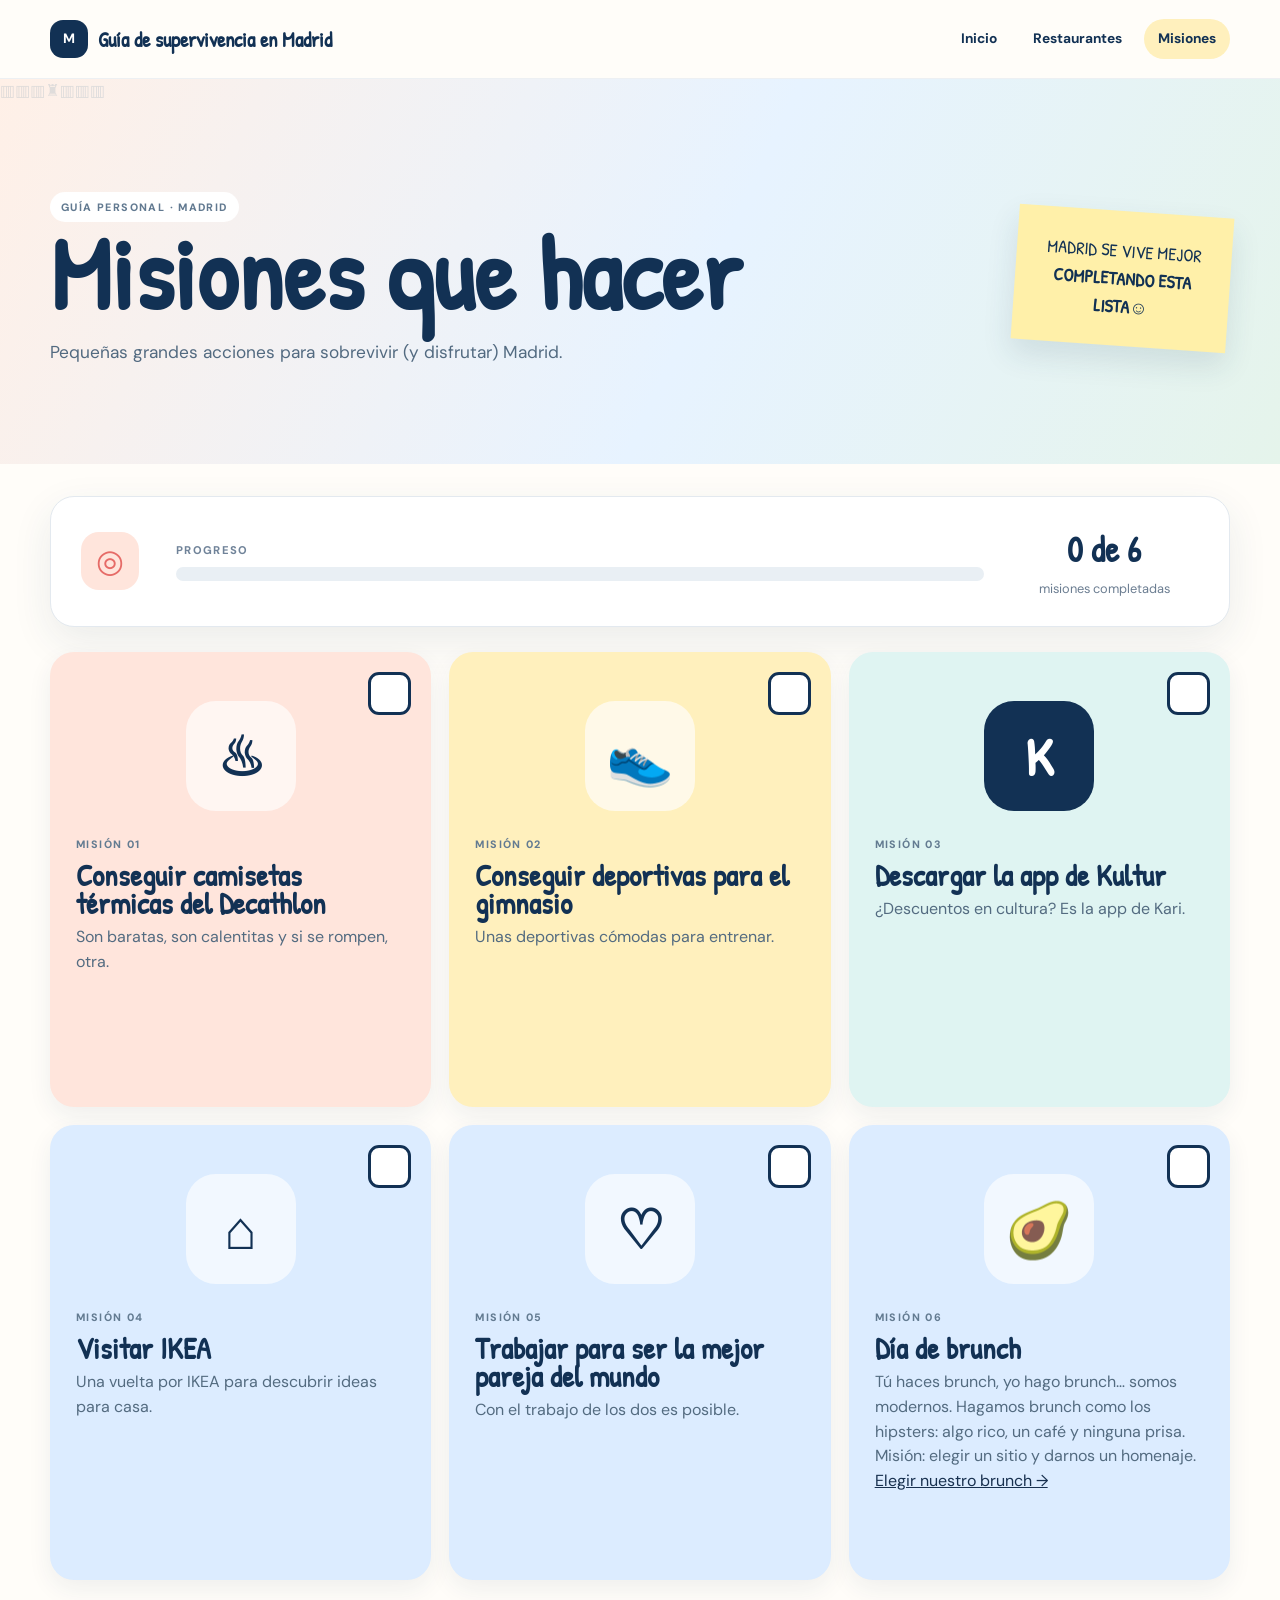
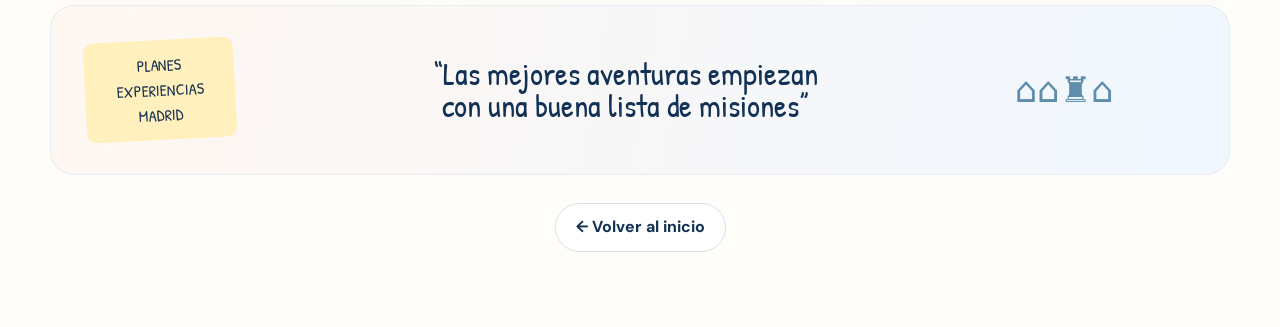
<file: misiones.html>
<!DOCTYPE html>
<html lang="es">
<head>
  <meta charset="UTF-8">
  <meta name="viewport" content="width=device-width, initial-scale=1.0">
  <title>Misiones que hacer | Guía de supervivencia en Madrid</title>
  <link rel="stylesheet" href="styles.css">
</head>
<body class="missions-page">
  <header class="missions-header">
    <div class="container missions-nav">
      <a class="missions-brand" href="index.html"><span class="brand-mark">M</span> Guía de supervivencia en Madrid</a>
      <nav><a href="index.html">Inicio</a><a href="restaurantes.html">Restaurantes</a><a class="active" href="misiones.html">Misiones</a></nav>
    </div>
  </header>

  <main>
    <section class="missions-hero">
      <div class="missions-skyline" aria-hidden="true"><span>▥</span><span>▥</span><span>▥</span><span>♜</span><span>▥</span><span>▥</span><span>▥</span></div>
      <div class="container missions-hero-inner">
        <div>
          <p class="missions-eyebrow">GUÍA PERSONAL · MADRID</p>
          <h1>Misiones que hacer</h1>
          <p>Pequeñas grandes acciones para sobrevivir (y disfrutar) Madrid.</p>
        </div>
        <aside class="mission-note">MADRID SE VIVE MEJOR<br><strong>COMPLETANDO ESTA LISTA</strong><span>☺</span></aside>
      </div>
    </section>

    <section class="container missions-main">
      <div class="missions-progress" aria-live="polite">
        <div class="progress-icon">◎</div>
        <div class="progress-center"><span class="progress-label">PROGRESO</span><div class="progress-track"><div class="progress-fill" id="progress-fill"></div></div></div>
        <div class="progress-count"><strong id="progress-number">0 de 6</strong><span>misiones completadas</span></div>
      </div>

      <div class="missions-list">
        <article class="mission-card" data-mission="termicas">
          <button class="mission-check" type="button" aria-label="Marcar misión Conseguir camisetas térmicas del Decathlon como completada" aria-pressed="false"><span>✓</span></button>
          <div class="mission-visual" aria-hidden="true">♨</div>
          <div class="mission-content"><span class="mission-number">MISIÓN 01</span><h2>Conseguir camisetas térmicas del Decathlon</h2><p>Son baratas, son calentitas y si se rompen, otra.</p></div>
          <div class="mission-complete-bar"><span class="complete-dot">✓</span><strong>¡Misión completada!</strong></div>
        </article>
        <article class="mission-card" data-mission="deportivas"><button class="mission-check" type="button" aria-label="Marcar misión Conseguir deportivas para el gimnasio como completada" aria-pressed="false"><span>✓</span></button><div class="mission-visual" aria-hidden="true">👟</div><div class="mission-content"><span class="mission-number">MISIÓN 02</span><h2>Conseguir deportivas para el gimnasio</h2><p>Unas deportivas cómodas para entrenar.</p></div><div class="mission-complete-bar"><span class="complete-dot">✓</span><strong>¡Misión completada!</strong></div></article>
        <article class="mission-card" data-mission="kultur">
          <button class="mission-check" type="button" aria-label="Marcar misión Descargar la app de Kultur como completada" aria-pressed="false"><span>✓</span></button>
          <div class="mission-visual kultur-icon" aria-hidden="true">K</div>
          <div class="mission-content"><span class="mission-number">MISIÓN 03</span><h2>Descargar la app de Kultur</h2><p>¿Descuentos en cultura? Es la app de Kari.</p></div>
          <div class="mission-complete-bar"><span class="complete-dot">✓</span><strong>¡Misión completada!</strong></div>
        </article>
        <article class="mission-card" data-mission="ikea"><button class="mission-check" type="button" aria-label="Marcar misión Visitar IKEA como completada" aria-pressed="false"><span>✓</span></button><div class="mission-visual" aria-hidden="true">⌂</div><div class="mission-content"><span class="mission-number">MISIÓN 04</span><h2>Visitar IKEA</h2><p>Una vuelta por IKEA para descubrir ideas para casa.</p></div><div class="mission-complete-bar"><span class="complete-dot">✓</span><strong>¡Misión completada!</strong></div></article>
        <article class="mission-card" data-mission="pareja"><button class="mission-check" type="button" aria-label="Marcar misión Trabajar para ser la mejor pareja del mundo como completada" aria-pressed="false"><span>✓</span></button><div class="mission-visual" aria-hidden="true">♡</div><div class="mission-content"><span class="mission-number">MISIÓN 05</span><h2>Trabajar para ser la mejor pareja del mundo</h2><p>Con el trabajo de los dos es posible.</p></div><div class="mission-complete-bar"><span class="complete-dot">✓</span><strong>¡Misión completada!</strong></div></article>
        <article class="mission-card" data-mission="brunch">
          <button class="mission-check" type="button" aria-label="Marcar misión Día de brunch como completada" aria-pressed="false"><span>✓</span></button>
          <div class="mission-visual" aria-hidden="true">🥑</div>
          <div class="mission-content"><span class="mission-number">MISIÓN 06</span><h2>Día de brunch</h2><p>Tú haces brunch, yo hago brunch… somos modernos. Hagamos brunch como los hipsters: algo rico, un café y ninguna prisa. Misión: elegir un sitio y darnos un homenaje.</p><a href="restaurantes.html#brunch">Elegir nuestro brunch →</a></div>
          <div class="mission-complete-bar"><span class="complete-dot">✓</span><strong>¡Misión completada!</strong></div>
        </article>
      </div>

      <div class="missions-quote"><span class="signpost">PLANES<br>EXPERIENCIAS<br>MADRID</span><blockquote>“Las mejores aventuras empiezan<br>con una buena lista de misiones”</blockquote><span class="mini-skyline">⌂⌂♜⌂</span></div>
      <div class="missions-back"><a href="index.html">← Volver al inicio</a></div>
    </section>
  </main>

  <script>
    const cards = [...document.querySelectorAll('.mission-card')];
    const storageKey = 'guiaMadridMisiones';
    let completed;
    try {
      const saved = JSON.parse(localStorage.getItem(storageKey) || '[]');
      completed = Array.isArray(saved) ? saved.filter(id => cards.some(card => card.dataset.mission === id)) : [];
    } catch { completed = []; }

    function render() {
      cards.forEach(card => {
        const done = completed.includes(card.dataset.mission);
        card.classList.toggle('completed', done);
        card.querySelector('.mission-check').setAttribute('aria-pressed', String(done));
      });
      const count = completed.length;
      document.getElementById('progress-number').textContent = `${count} de ${cards.length}`;
      document.getElementById('progress-fill').style.width = `${(count / cards.length) * 100}%`;
    }

    cards.forEach(card => card.querySelector('.mission-check').addEventListener('click', () => {
      const id = card.dataset.mission;
      if (completed.includes(id)) completed = completed.filter(item => item !== id);
      else {
        completed.push(id);
        card.classList.remove('celebrate');
        void card.offsetWidth;
        card.classList.add('celebrate');
        setTimeout(() => card.classList.remove('celebrate'), 700);
      }
      localStorage.setItem(storageKey, JSON.stringify(completed));
      render();
    }));
    render();
  </script>
</body>
</html>
</file>
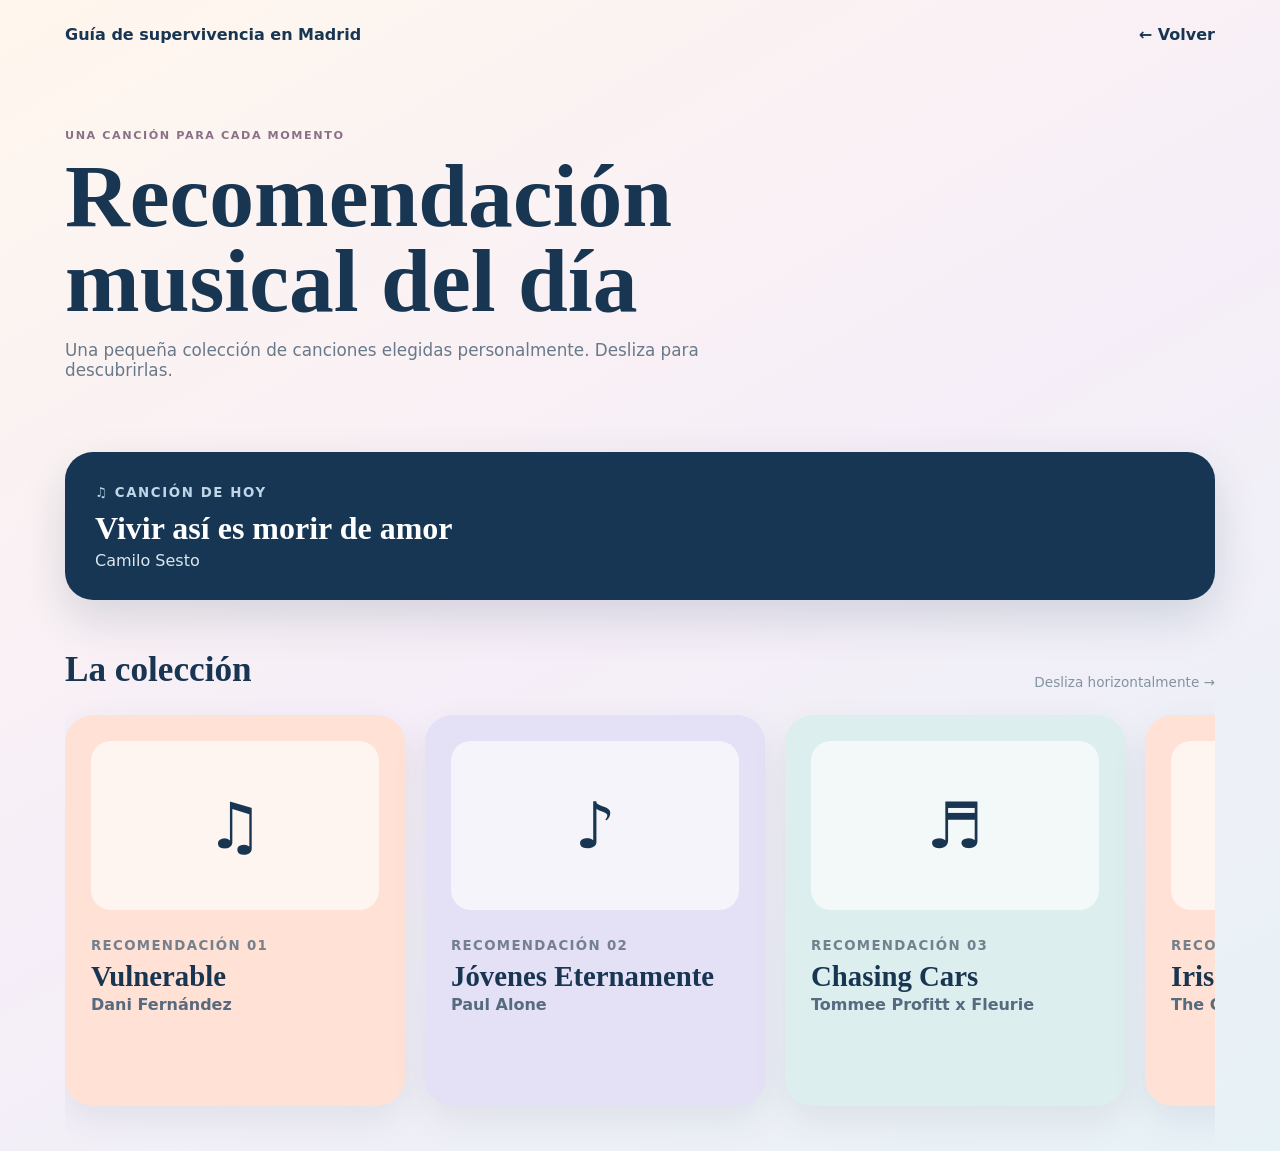
<file: musica.html>
<!DOCTYPE html><html lang="es"><head><meta charset="UTF-8"><meta name="viewport" content="width=device-width,initial-scale=1.0"><title>Recomendación musical del día | Guía de Madrid</title><style>*{box-sizing:border-box}body{margin:0;font-family:Inter,ui-sans-serif,system-ui,-apple-system,"Segoe UI",sans-serif;color:#183552;background:linear-gradient(150deg,#fff7ed,#f6eef8,#e7f2f6);min-height:100vh}.topbar,main{width:min(1150px,calc(100% - 36px));margin:auto}.topbar{padding:25px 0;display:flex;justify-content:space-between}.topbar a{color:#183552;text-decoration:none;font-weight:800}.hero{padding:55px 0 30px}.tag{font-size:.7rem;font-weight:900;letter-spacing:.14em;color:#8a7188}.hero h1{margin:10px 0 12px;font-family:"Comic Sans MS","Segoe Print",cursive;font-size:clamp(3rem,7vw,6rem);line-height:.95}.hero p{max-width:650px;color:#68798a;font-size:1.05rem}.today{margin:25px 0 50px;padding:30px;border-radius:28px;background:#173653;color:#fff;box-shadow:0 18px 45px #17365326}.today small{letter-spacing:.12em;font-weight:900;color:#bfd6e8}.today h2{margin:9px 0 4px;font-family:"Comic Sans MS","Segoe Print",cursive;font-size:2rem}.today p{margin:0;color:#dbe6ef}.section-head{display:flex;justify-content:space-between;align-items:end;gap:20px}.section-head h2{font-family:"Comic Sans MS","Segoe Print",cursive;font-size:2.2rem;margin:0}.section-head span{color:#8493a1;font-size:.85rem}.carousel{display:flex;gap:20px;overflow-x:auto;scroll-snap-type:x mandatory;padding:25px 5px 45px;scrollbar-width:thin}.song{flex:0 0 min(340px,82vw);scroll-snap-align:start;min-height:330px;border-radius:28px;padding:26px;display:flex;flex-direction:column;justify-content:space-between;box-shadow:0 13px 35px #33465d17}.song:nth-child(3n+1){background:#ffe2d5}.song:nth-child(3n+2){background:#e4e0f5}.song:nth-child(3n){background:#dcefee}.cover{width:100%;aspect-ratio:1.7;border-radius:20px;background:#ffffffa8;display:grid;place-items:center;font-size:4rem;margin-bottom:25px}.song small{font-weight:900;letter-spacing:.1em;color:#74808e}.song h3{font-family:"Comic Sans MS","Segoe Print",cursive;font-size:1.8rem;margin:6px 0 2px}.artist{font-weight:800;color:#566b80}@media(max-width:600px){.hero{padding-top:35px}.today{padding:24px}.section-head{display:block}.section-head span{display:block;margin-top:8px}}</style></head><body><header class="topbar"><a href="index.html">Guía de supervivencia en Madrid</a><a href="index.html">← Volver</a></header><main><section class="hero"><span class="tag">UNA CANCIÓN PARA CADA MOMENTO</span><h1>Recomendación<br>musical del día</h1><p>Una pequeña colección de canciones elegidas personalmente. Desliza para descubrirlas.</p></section><section class="today"><small>♫ CANCIÓN DE HOY</small><h2 id="todayTitle"></h2><p id="todayArtist"></p></section><div class="section-head"><h2>La colección</h2><span>Desliza horizontalmente →</span></div><section class="carousel" id="carousel" aria-label="Recomendaciones musicales"></section></main><script>const songs=[{title:'Vulnerable',artist:'Dani Fernández'},{title:'Jóvenes Eternamente',artist:'Paul Alone'},{title:'Chasing Cars',artist:'Tommee Profitt x Fleurie'},{title:'Iris',artist:'The Goo Goo Dolls'},{title:'Numb',artist:'Tommee Profitt x Skylar Grey'},{title:'El aire de la calle',artist:'Los Delinqüentes'},{title:'No pide tanto idiota',artist:'Maldita Nerea'},{title:'No podíamos ser agua',artist:'Maldita Nerea'},{title:'Merece la pena',artist:'Pole'},{title:'No estamos tan locos',artist:'Belinda'},{title:'An1mal',artist:'Lola Índigo'},{title:'Haz de luz',artist:'Rayden'},{title:'Lady Madrid',artist:'Pereza'},{title:'Tal Como Eres',artist:'David Otero & Cepeda'},{title:'Cuando el mar te detenga',artist:'El Último de la Fila'},{title:'Color Esperanza 2020',artist:'Diego Torres, Nicky Jam, Reik, Camilo, Pedro Capó'},{title:'Maniaca',artist:'Abraham Mateo'},{title:'Ingobernable',artist:'C. Tangana'},{title:'Mediterráneo',artist:'Joan Manuel Serrat'},{title:'La chica de ayer',artist:'Nacha Pop'},{title:'Escuela de calor',artist:'Radio Futura'},{title:'Entre dos tierras',artist:'Héroes del Silencio'},{title:'Me cuesta tanto olvidarte',artist:'Mecano'},{title:'A quién le importa',artist:'Alaska y Dinarama'},{title:'Insurrección',artist:'El Último de la Fila'},{title:'Cadillac solitario',artist:'Loquillo y Trogloditas'},{title:'Déjame',artist:'Los Secretos'},{title:'Devuélveme a mi chica',artist:'Hombres G'},{title:'Lucha de gigantes',artist:'Nacha Pop'},{title:'Santa Lucía',artist:'Miguel Ríos'},{title:'En algún lugar',artist:'Duncan Dhu'},{title:'Una décima de segundo',artist:'Nacha Pop'},{title:'El sitio de mi recreo',artist:'Antonio Vega'},{title:'Pero a tu lado',artist:'Los Secretos'},{title:'Sin documentos',artist:'Los Rodríguez'},{title:'Bienvenidos',artist:'Miguel Ríos'},{title:'Salta',artist:'Tequila'},{title:'Maneras de vivir',artist:'Leño'},{title:'Ni tú ni nadie',artist:'Alaska y Dinarama'},{title:'Cuatro rosas',artist:'Gabinete Caligari'},{title:'La estatua del jardín botánico',artist:'Radio Futura'},{title:'Salitre',artist:'Quique González'},{title:'Enamorado de la moda juvenil',artist:'Radio Futura'},{title:'Cuéntame',artist:'Fórmula V'},{title:'Un ramito de violetas',artist:'Cecilia'},{title:'Libre',artist:'Nino Bravo'},{title:'Cómo hablar',artist:'Amaral'},{title:'Rosas',artist:'La Oreja de Van Gogh'},{title:'Soldadito marinero',artist:'Fito & Fitipaldis'},{title:'Por la raja de tu falda',artist:'Estopa'},{title:'Princesas',artist:'Pereza'},{title:'Zapatillas',artist:'El Canto del Loco'},{title:'20 de abril',artist:'Celtas Cortos'},{title:'La vereda de la puerta de atrás',artist:'Extremoduro'},{title:'No puedo vivir sin ti',artist:'Coque Malla'},{title:'La casa por el tejado',artist:'Fito & Fitipaldis'},{title:'Allí donde solíamos gritar',artist:'Love of Lesbian'},{title:'La revolución sexual',artist:'La Casa Azul'},{title:'Copacabana',artist:'Izal'},{title:'Un millón de cicatrices',artist:'El Canto del Loco'},{title:'Como Camarón',artist:'Estopa'},{title:'Puedes contar conmigo',artist:'La Oreja de Van Gogh'},{title:'Días de verano',artist:'Amaral'},{title:'Quédate en Madrid',artist:'Mecano'},{title:'Mi gran noche',artist:'Raphael'},{title:'Malamente',artist:'Rosalía'},{title:'Emborracharme',artist:'Lori Meyers'},{title:'Chiquilla',artist:'Seguridad Social'},{title:'Mil calles llevan hacia ti',artist:'La Guardia'},{title:'El roce de tu cuerpo',artist:'Platero y Tú'},{title:'Mar adentro',artist:'Héroes del Silencio'},{title:'Rock and Roll Star',artist:'Loquillo y Trogloditas'},{title:'Voy a pasármelo bien',artist:'Hombres G'},{title:'Cien gaviotas',artist:'Duncan Dhu'},{title:'Sabor de amor',artist:'Danza Invisible'},{title:'Camino Soria',artist:'Gabinete Caligari'},{title:'El límite',artist:'La Frontera'},{title:'Déjame olvidarte',artist:'Los Secretos'},{title:'No dudaría',artist:'Antonio Flores'},{title:'Siete vidas',artist:'Antonio Flores'},{title:'Entre mis recuerdos',artist:'Luz Casal'},{title:'Piensa en mí',artist:'Luz Casal'},{title:'Sobreviviré',artist:'Mónica Naranjo'},{title:'Vivir así es morir de amor',artist:'Camilo Sesto'},{title:'Como una ola',artist:'Rocío Jurado'},{title:'Qué sabe nadie',artist:'Raphael'},{title:'Un beso y una flor',artist:'Nino Bravo'},{title:'Amante bandido',artist:'Miguel Bosé'},{title:'Aire soy',artist:'Miguel Bosé y Ximena Sariñana'},{title:'No controles',artist:'Olé Olé'},{title:'Bailando',artist:'Alaska y los Pegamoides'},{title:'Maquillaje',artist:'Mecano'},{title:'Cuando brille el sol',artist:'La Guardia'},{title:'La senda del tiempo',artist:'Celtas Cortos'},{title:'Ama, ama, ama y ensancha el alma',artist:'Extremoduro'},{title:'Pájaros de barro',artist:'Manolo García'},{title:'Nunca el tiempo es perdido',artist:'Manolo García'},{title:'Antes de que cuente diez',artist:'Fito & Fitipaldis'},{title:'El universo sobre mí',artist:'Amaral'},{title:'Insoportable',artist:'El Canto del Loco'},{title:'La playa',artist:'La Oreja de Van Gogh'},{title:'Tenía tanto que darte',artist:'Nena Daconte'},{title:'Puede ser',artist:'El Canto del Loco y Amaia Montero'},{title:'Carolina',artist:'M-Clan'},{title:'Llamando a la Tierra',artist:'M-Clan'},{title:'Qué hace una chica como tú en un sitio como este',artist:'Burning'},{title:'Turnedo',artist:'Iván Ferreiro'},{title:'Años 80',artist:'Los Piratas'},{title:'El incendio',artist:'Sidonie'},{title:'La tormenta de arena',artist:'Dorian'},{title:'Club de fans de John Boy',artist:'Love of Lesbian'},{title:'Copenhague',artist:'Vetusta Morla'},{title:'La mujer de verde',artist:'Izal'},{title:'Física o química',artist:'Despistaos'},{title:'Caminando por la vida',artist:'Melendi'},{title:'Peter Pan',artist:'El Canto del Loco'},{title:'Universos infinitos',artist:'Love of Lesbian'}];const carousel=document.getElementById('carousel');songs.forEach((song,i)=>{const card=document.createElement('article');card.className='song';card.innerHTML='<div><div class="cover">'+['♫','♪','♬'][i%3]+'</div><small>RECOMENDACIÓN '+String(i+1).padStart(2,'0')+'</small><h3></h3><div class="artist"></div></div>';card.querySelector('h3').textContent=song.title;card.querySelector('.artist').textContent=song.artist;carousel.append(card)});const now=new Date(),day=Math.floor(new Date(now.getFullYear(),now.getMonth(),now.getDate()).getTime()/86400000),song=songs[((day%songs.length)+songs.length)%songs.length];document.getElementById('todayTitle').textContent=song.title;document.getElementById('todayArtist').textContent=song.artist;</script></body></html>
</file>
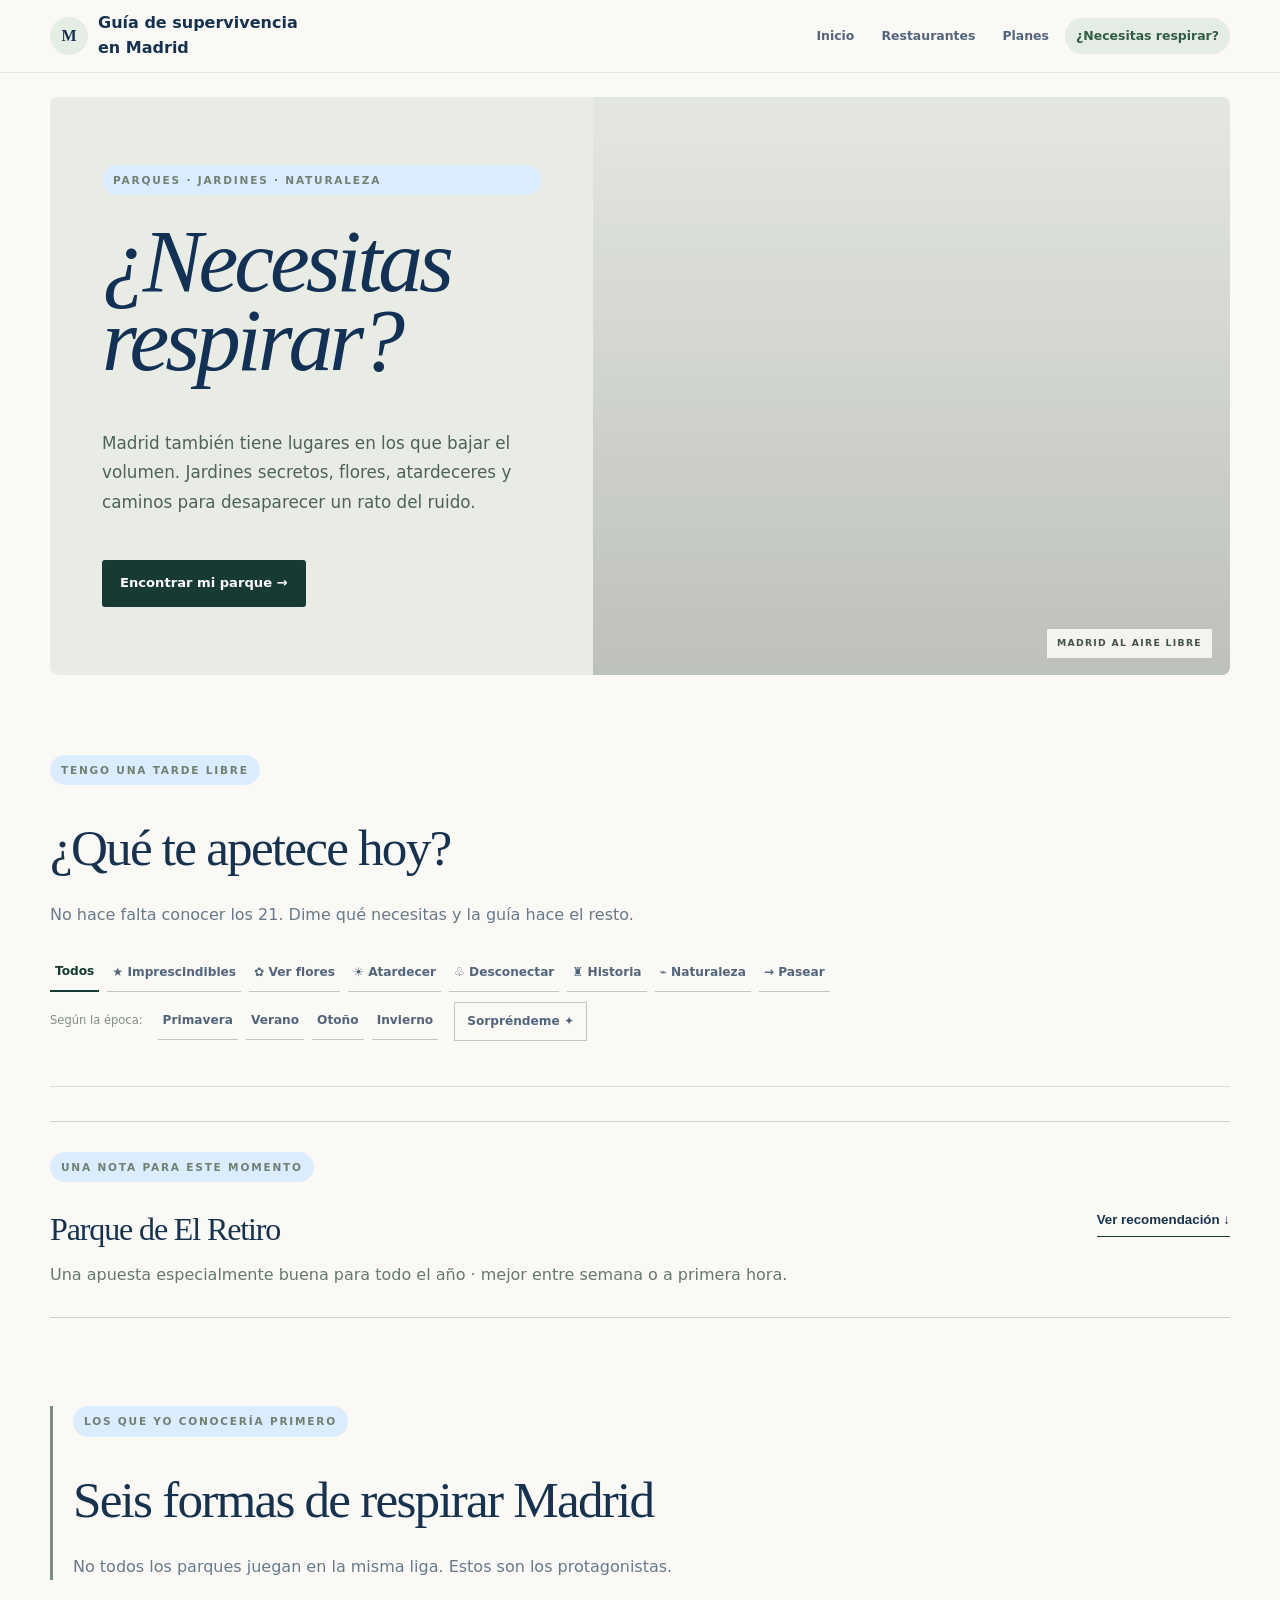
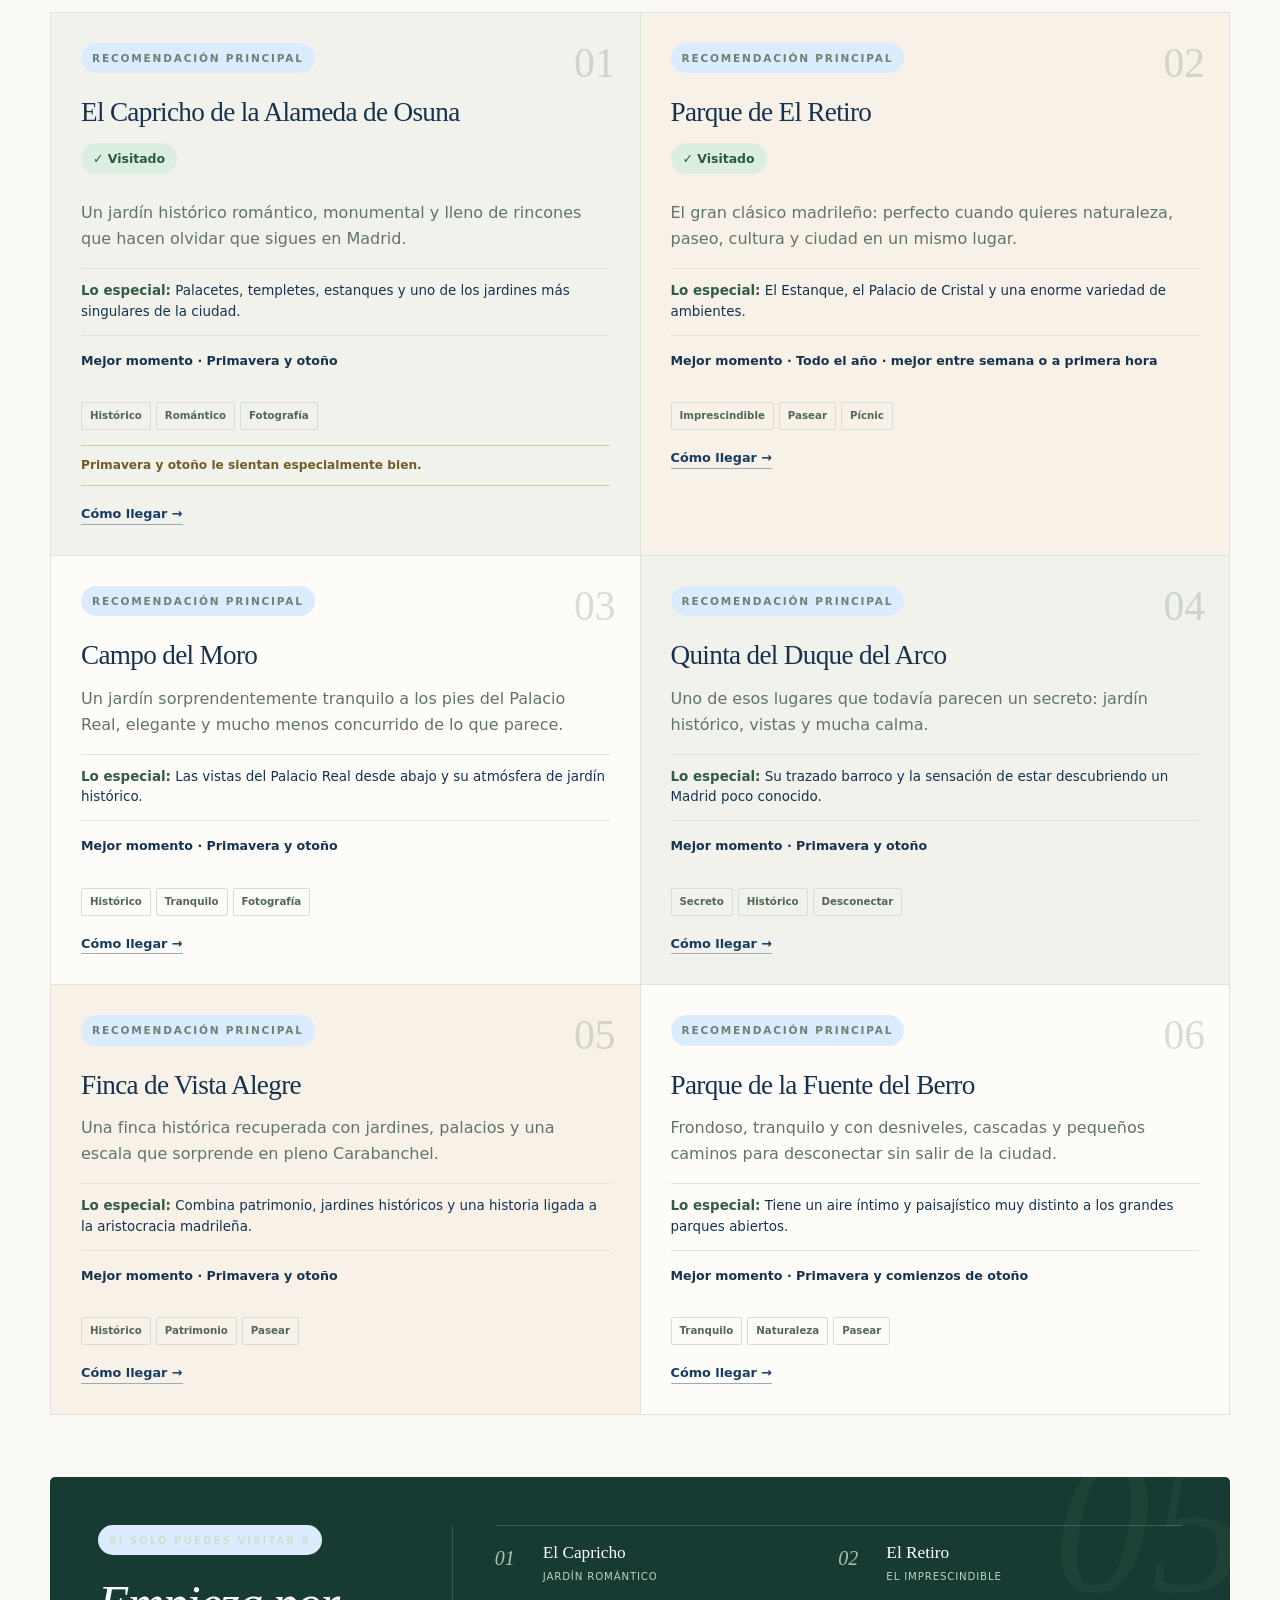
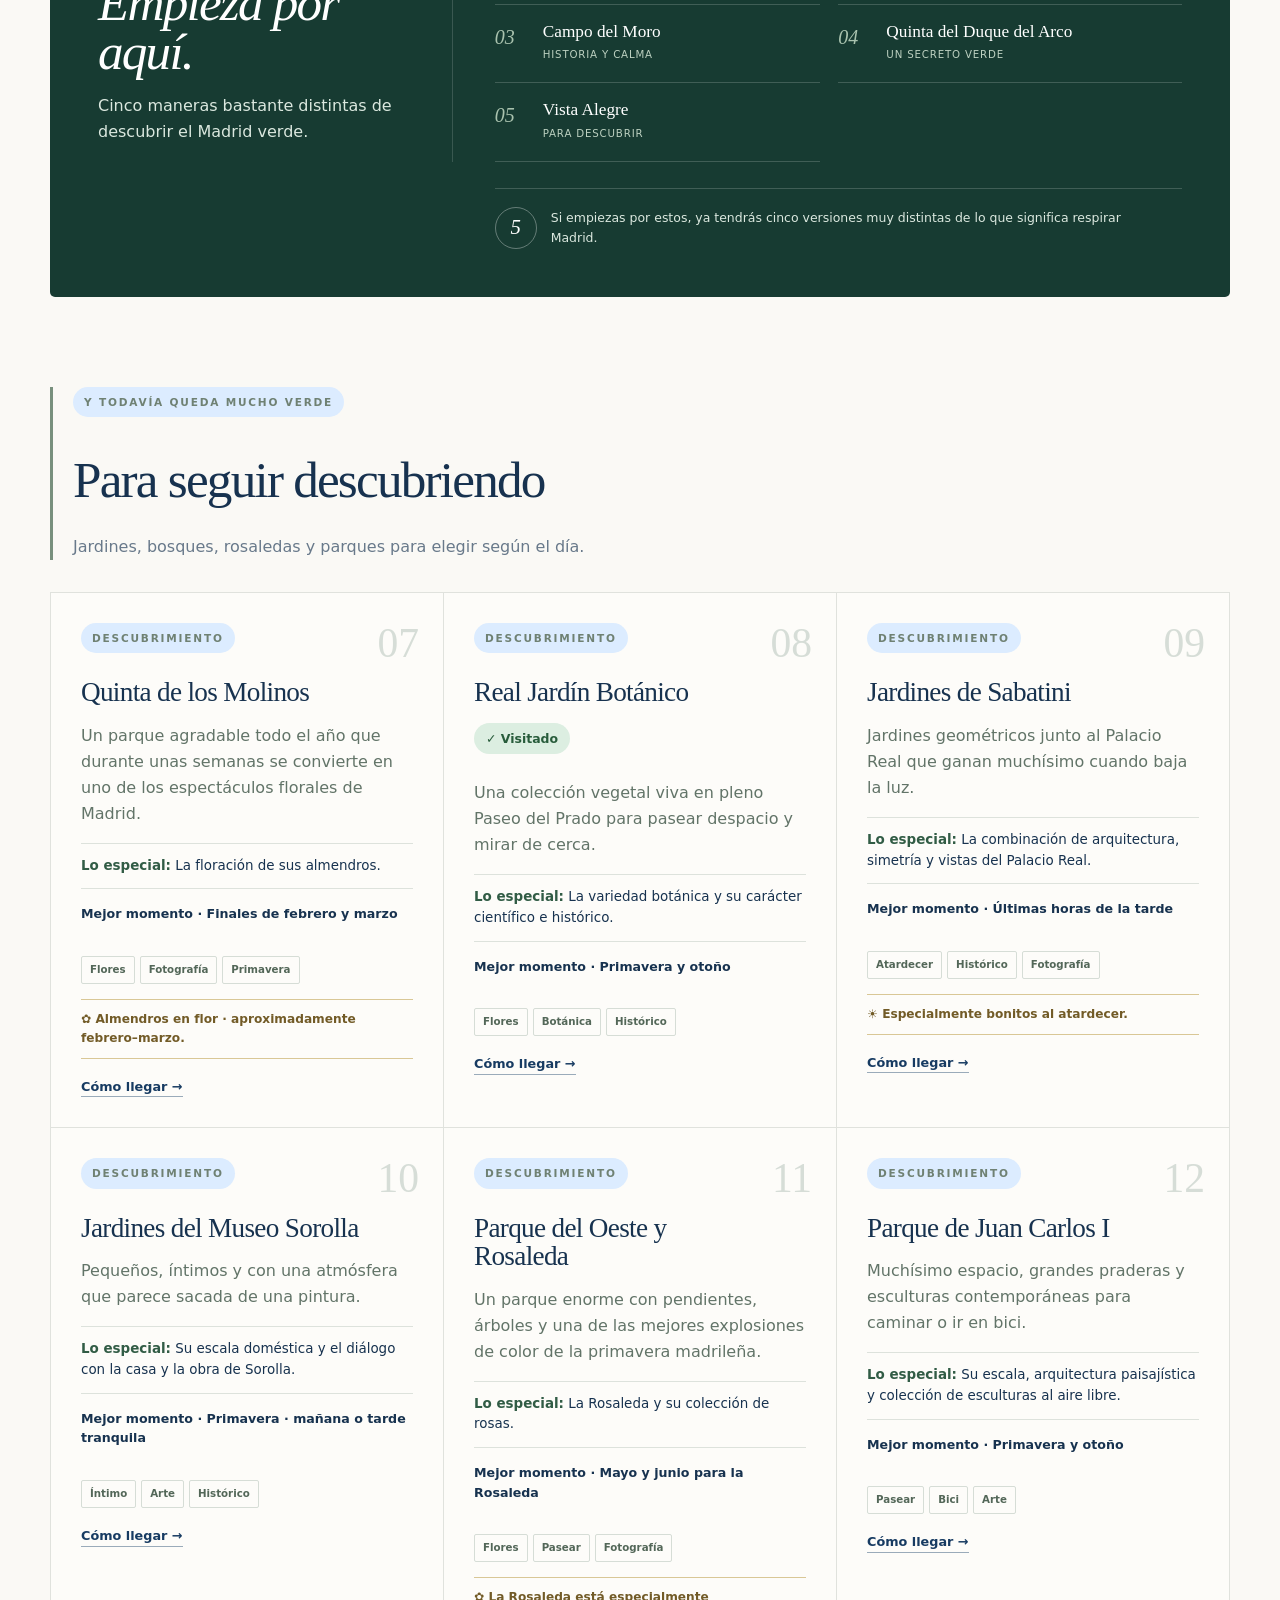
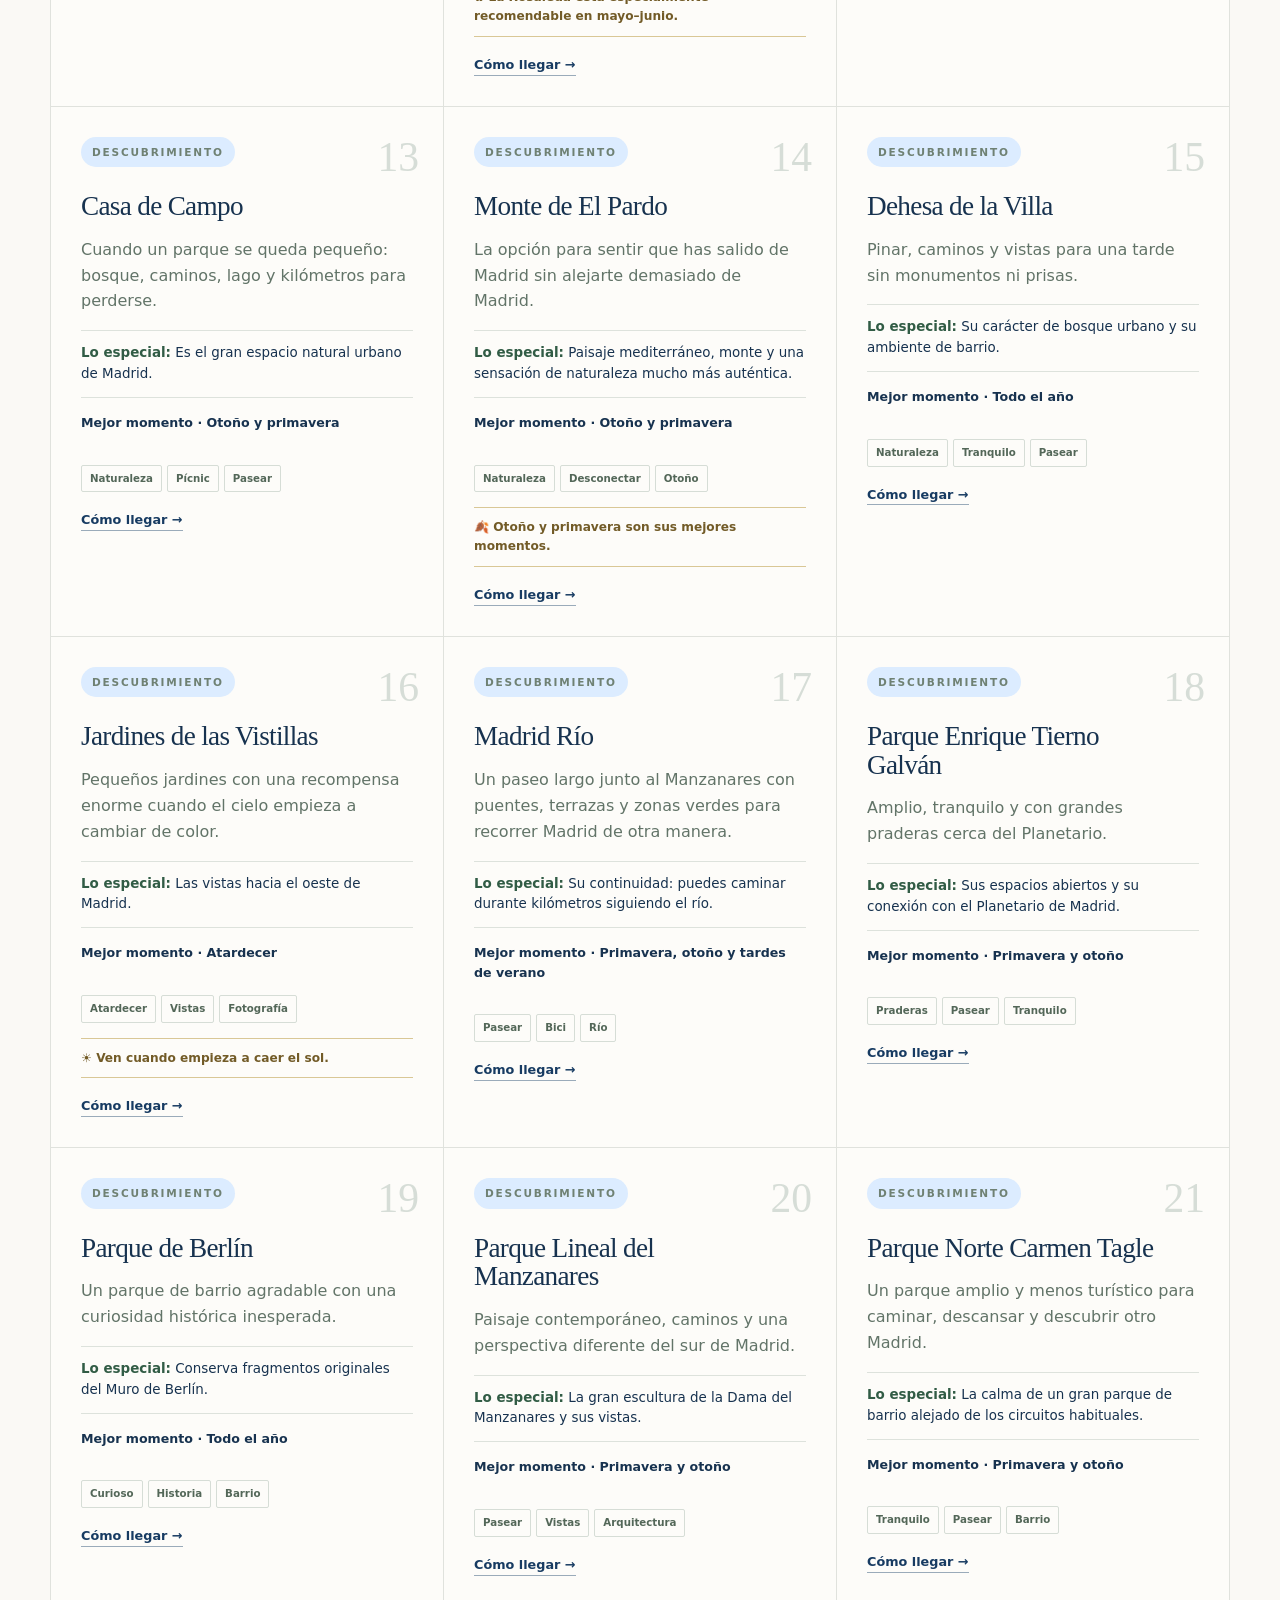
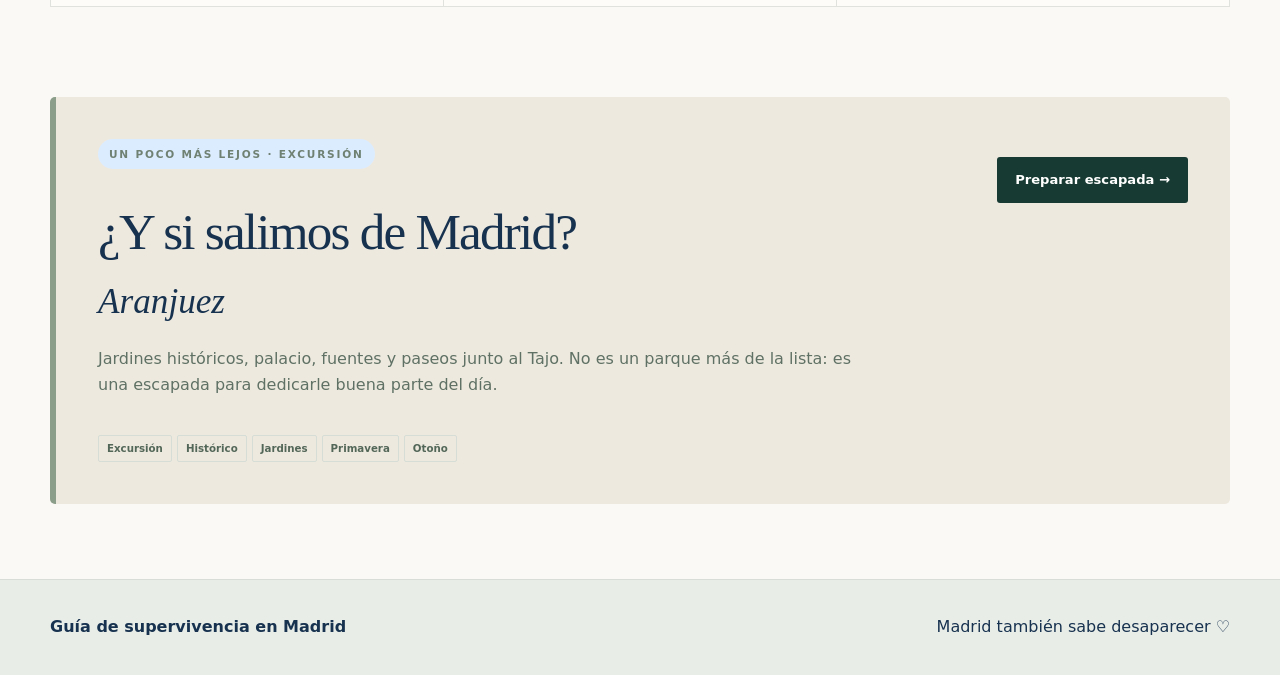
<file: parques.html>
<!DOCTYPE html>
<html lang="es"><head><meta charset="UTF-8"><meta name="viewport" content="width=device-width,initial-scale=1.0"><title>¿Necesitas respirar? | Guía de Madrid</title><link rel="stylesheet" href="styles.css"><link rel="stylesheet" href="parques.css"></head>
<body class="parks-page"><header class="site-header"><div class="container parks-nav"><a class="parks-brand" href="index.html"><span class="parks-logo">M</span><span>Guía de supervivencia<br>en Madrid</span></a><nav><a href="index.html">Inicio</a><a href="restaurantes.html">Restaurantes</a><a href="planes.html">Planes</a><a class="active" href="parques.html">¿Necesitas respirar?</a></nav></div></header>
<main><section class="container parks-hero"><div class="hero-copy"><span class="eyebrow">PARQUES · JARDINES · NATURALEZA</span><h1>¿Necesitas<br>respirar?</h1><p>Madrid también tiene lugares en los que bajar el volumen. Jardines secretos, flores, atardeceres y caminos para desaparecer un rato del ruido.</p><a href="#elige" class="primary-btn">Encontrar mi parque →</a></div><div class="hero-photo" role="img" aria-label="El Retiro de Madrid"><span class="photo-note">MADRID AL AIRE LIBRE</span></div></section>
<section class="container chooser" id="elige"><span class="eyebrow">TENGO UNA TARDE LIBRE</span><h2>¿Qué te apetece hoy?</h2><p>No hace falta conocer los 21. Dime qué necesitas y la guía hace el resto.</p><div class="filters" id="moodFilters"><button class="active" data-filter="all">Todos</button><button data-filter="top">★ Imprescindibles</button><button data-filter="flores">✿ Ver flores</button><button data-filter="atardecer">☀ Atardecer</button><button data-filter="desconectar">♧ Desconectar</button><button data-filter="historico">♜ Historia</button><button data-filter="naturaleza">⌁ Naturaleza</button><button data-filter="pasear">→ Pasear</button></div><div class="season-row"><span>Según la época:</span><button data-filter="primavera">Primavera</button><button data-filter="verano">Verano</button><button data-filter="otono">Otoño</button><button data-filter="invierno">Invierno</button><button id="surprisePark">Sorpréndeme ✦</button></div></section>
<section class="container seasonal" id="seasonal"><div><span class="eyebrow">UNA NOTA PARA ESTE MOMENTO</span><h2 id="seasonTitle">Un rincón para este momento</h2><p id="seasonText"></p></div><button id="seasonGo">Ver recomendación ↓</button></section>
<section class="container"><div class="section-head editorial-head"><span class="eyebrow">LOS QUE YO CONOCERÍA PRIMERO</span><h2>Seis formas de respirar Madrid</h2><p>No todos los parques juegan en la misma liga. Estos son los protagonistas.</p></div><div class="featured-grid" id="featuredGrid"></div></section>
<section class="container five"><div class="five-intro"><span class="eyebrow">SI SOLO PUEDES VISITAR 5</span><h2>Empieza por aquí.</h2><p>Cinco maneras bastante distintas de descubrir el Madrid verde.</p></div><div class="five-list"><a href="#park-1"><span>01</span><b>El Capricho</b><small>jardín romántico</small></a><a href="#park-2"><span>02</span><b>El Retiro</b><small>el imprescindible</small></a><a href="#park-3"><span>03</span><b>Campo del Moro</b><small>historia y calma</small></a><a href="#park-4"><span>04</span><b>Quinta del Duque del Arco</b><small>un secreto verde</small></a><a href="#park-5"><span>05</span><b>Vista Alegre</b><small>para descubrir</small></a></div><div class="five-note"><span>5</span><p>Si empiezas por estos, ya tendrás cinco versiones muy distintas de lo que significa respirar Madrid.</p></div></section>
<section class="container more"><div class="section-head editorial-head"><span class="eyebrow">Y TODAVÍA QUEDA MUCHO VERDE</span><h2>Para seguir descubriendo</h2><p>Jardines, bosques, rosaledas y parques para elegir según el día.</p></div><div class="parks-grid" id="parksGrid"></div><p class="empty hidden" id="emptyState">No hay ningún lugar con ese filtro. Prueba con otro plan.</p></section>
<section class="container escape"><div><span class="eyebrow">UN POCO MÁS LEJOS · EXCURSIÓN</span><h2>¿Y si salimos de Madrid?</h2><h3>Aranjuez</h3><p>Jardines históricos, palacio, fuentes y paseos junto al Tajo. No es un parque más de la lista: es una escapada para dedicarle buena parte del día.</p><div class="tags"><span>Excursión</span><span>Histórico</span><span>Jardines</span><span>Primavera</span><span>Otoño</span></div></div><a class="map-btn" target="_blank" rel="noopener noreferrer" href="https://www.google.com/maps/search/?api=1&query=Jardines+de+Aranjuez+Madrid">Preparar escapada →</a></section></main>
<footer class="parks-footer"><div class="container"><b>Guía de supervivencia en Madrid</b><span>Madrid también sabe desaparecer ♡</span></div></footer><script src="parques.js"></script></body></html>
</file>
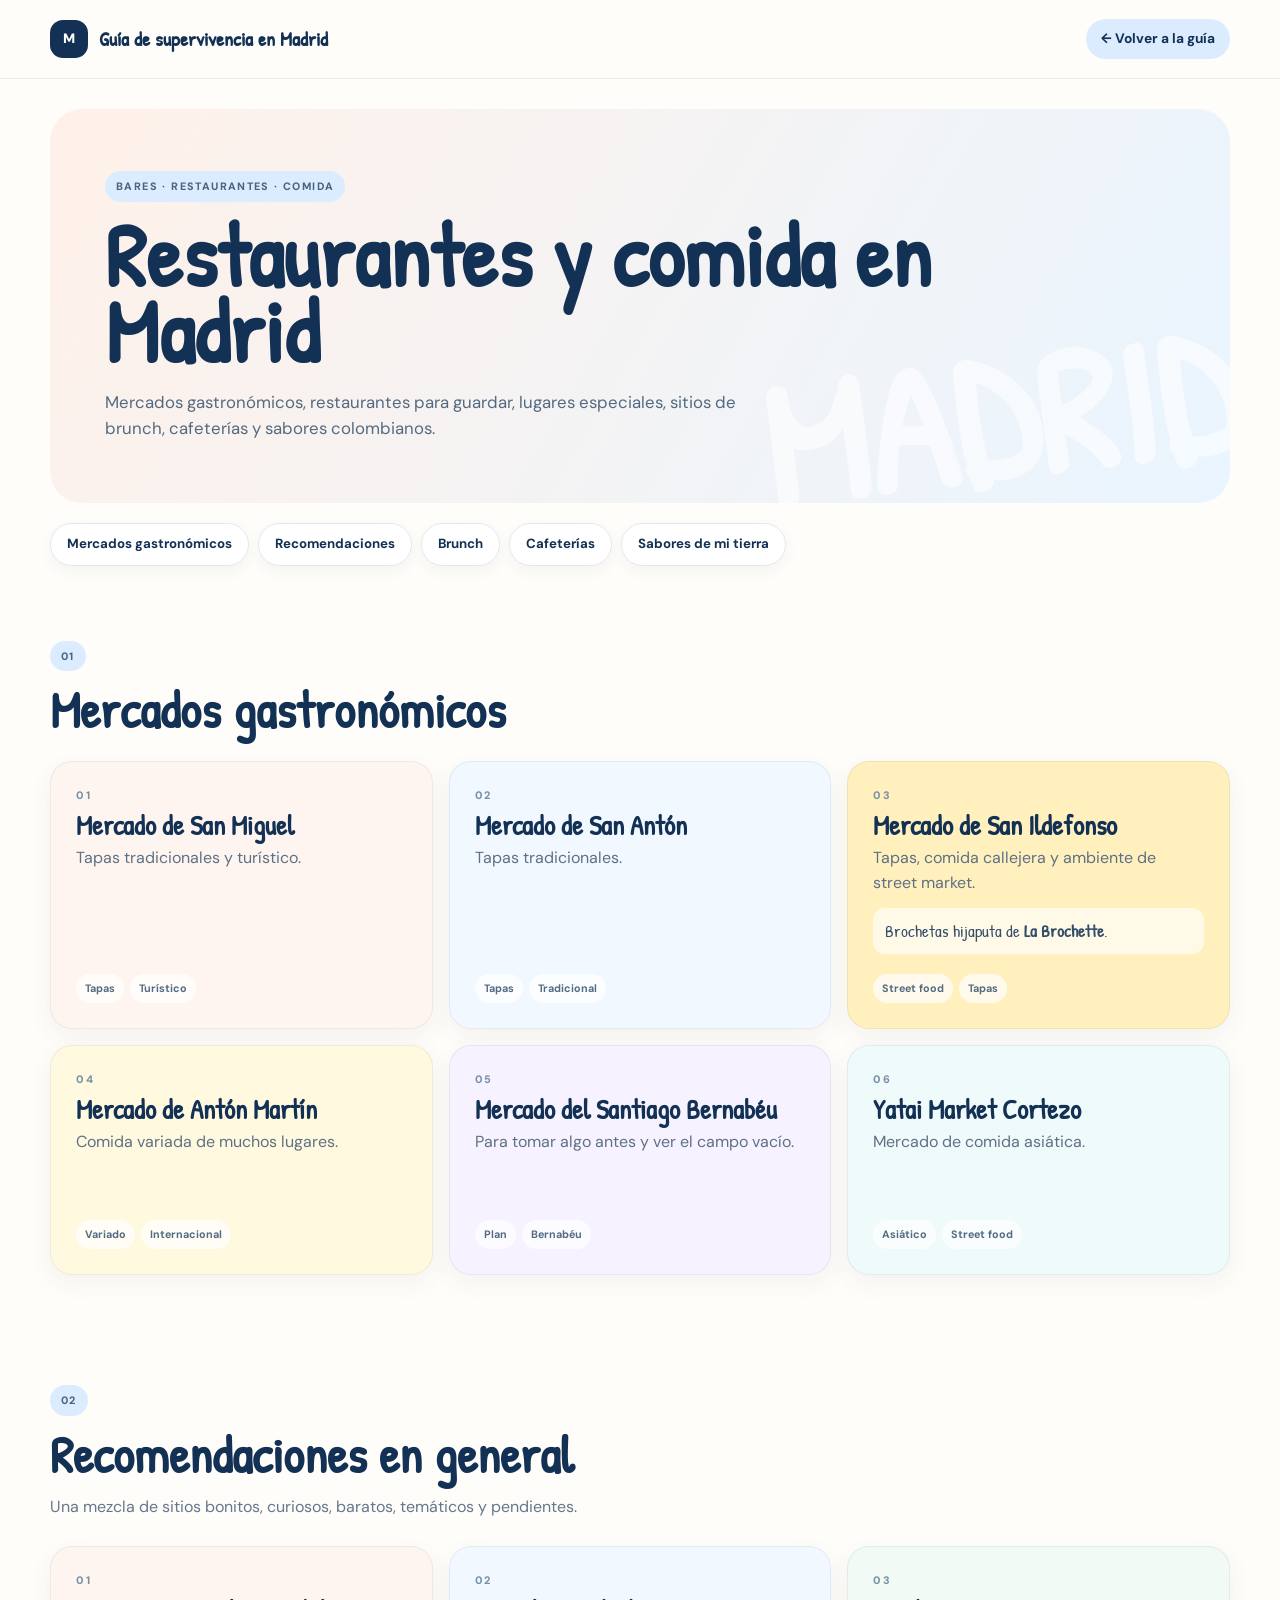
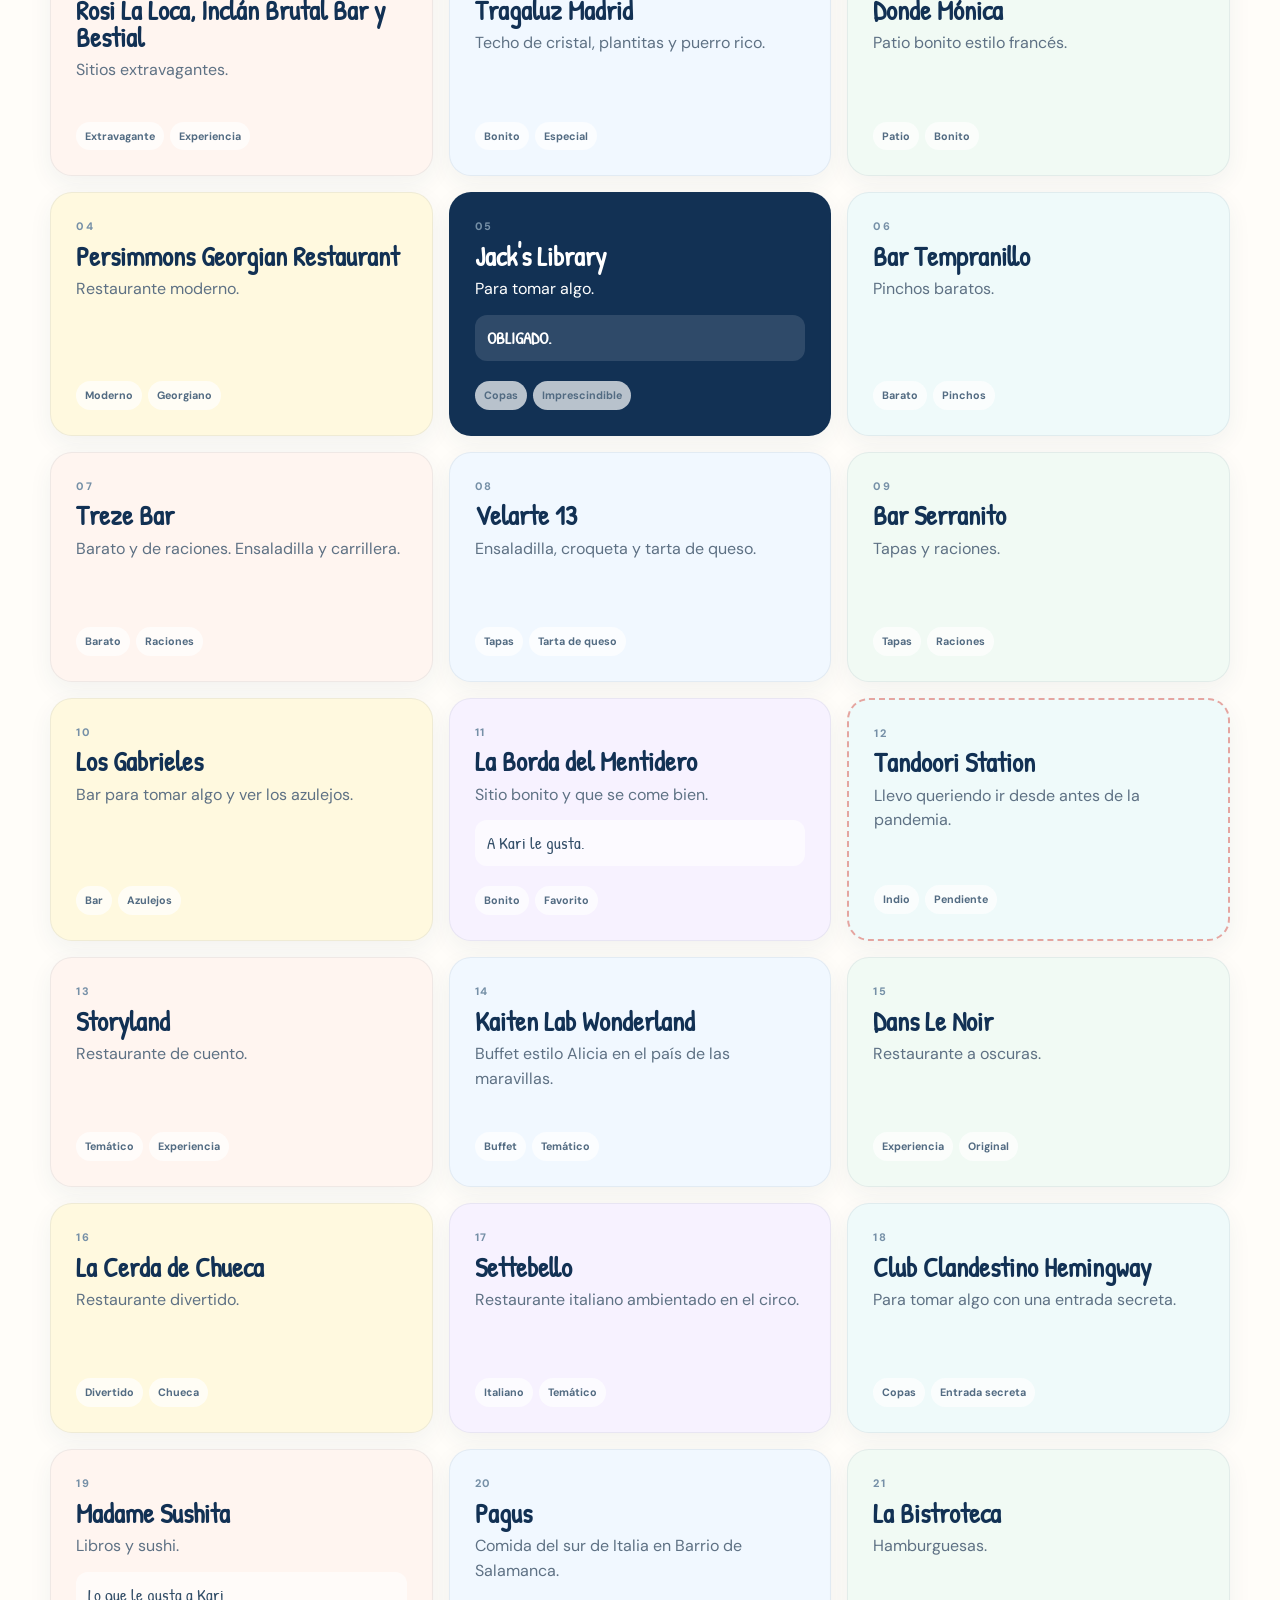
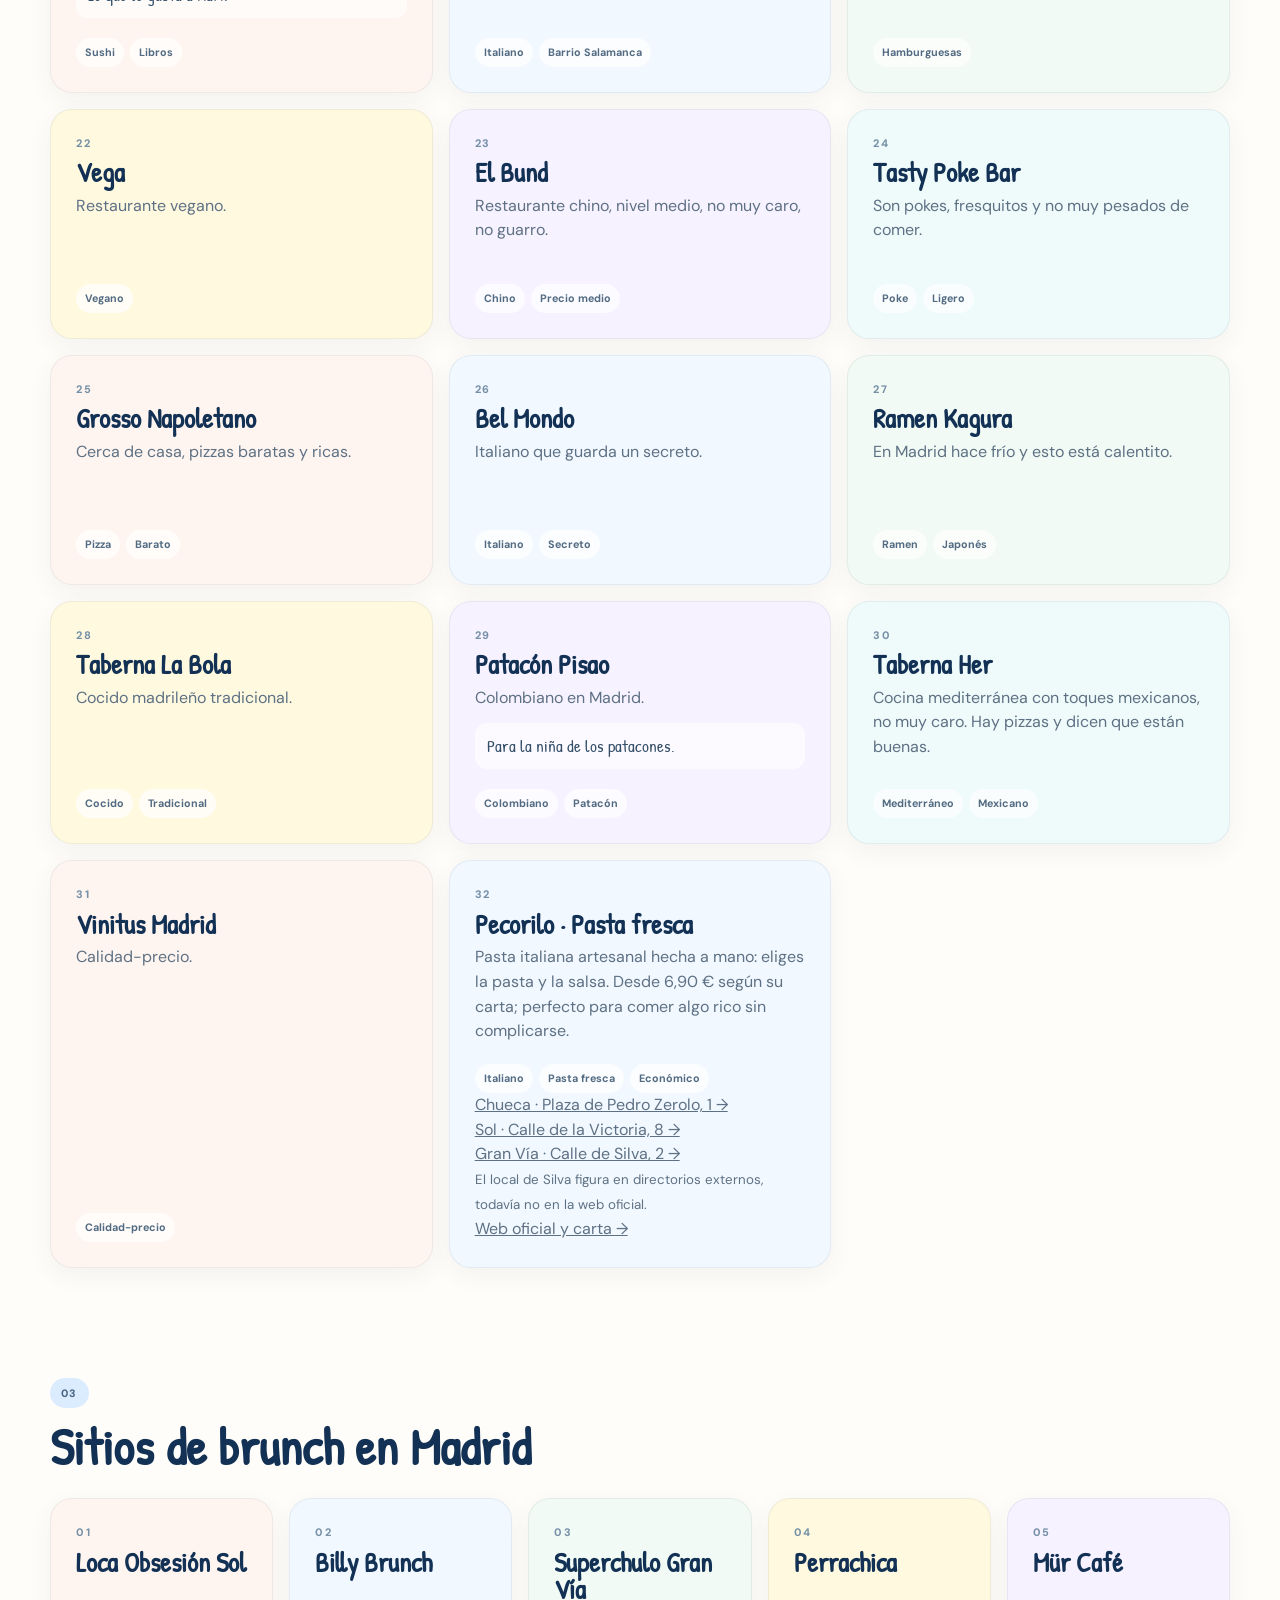
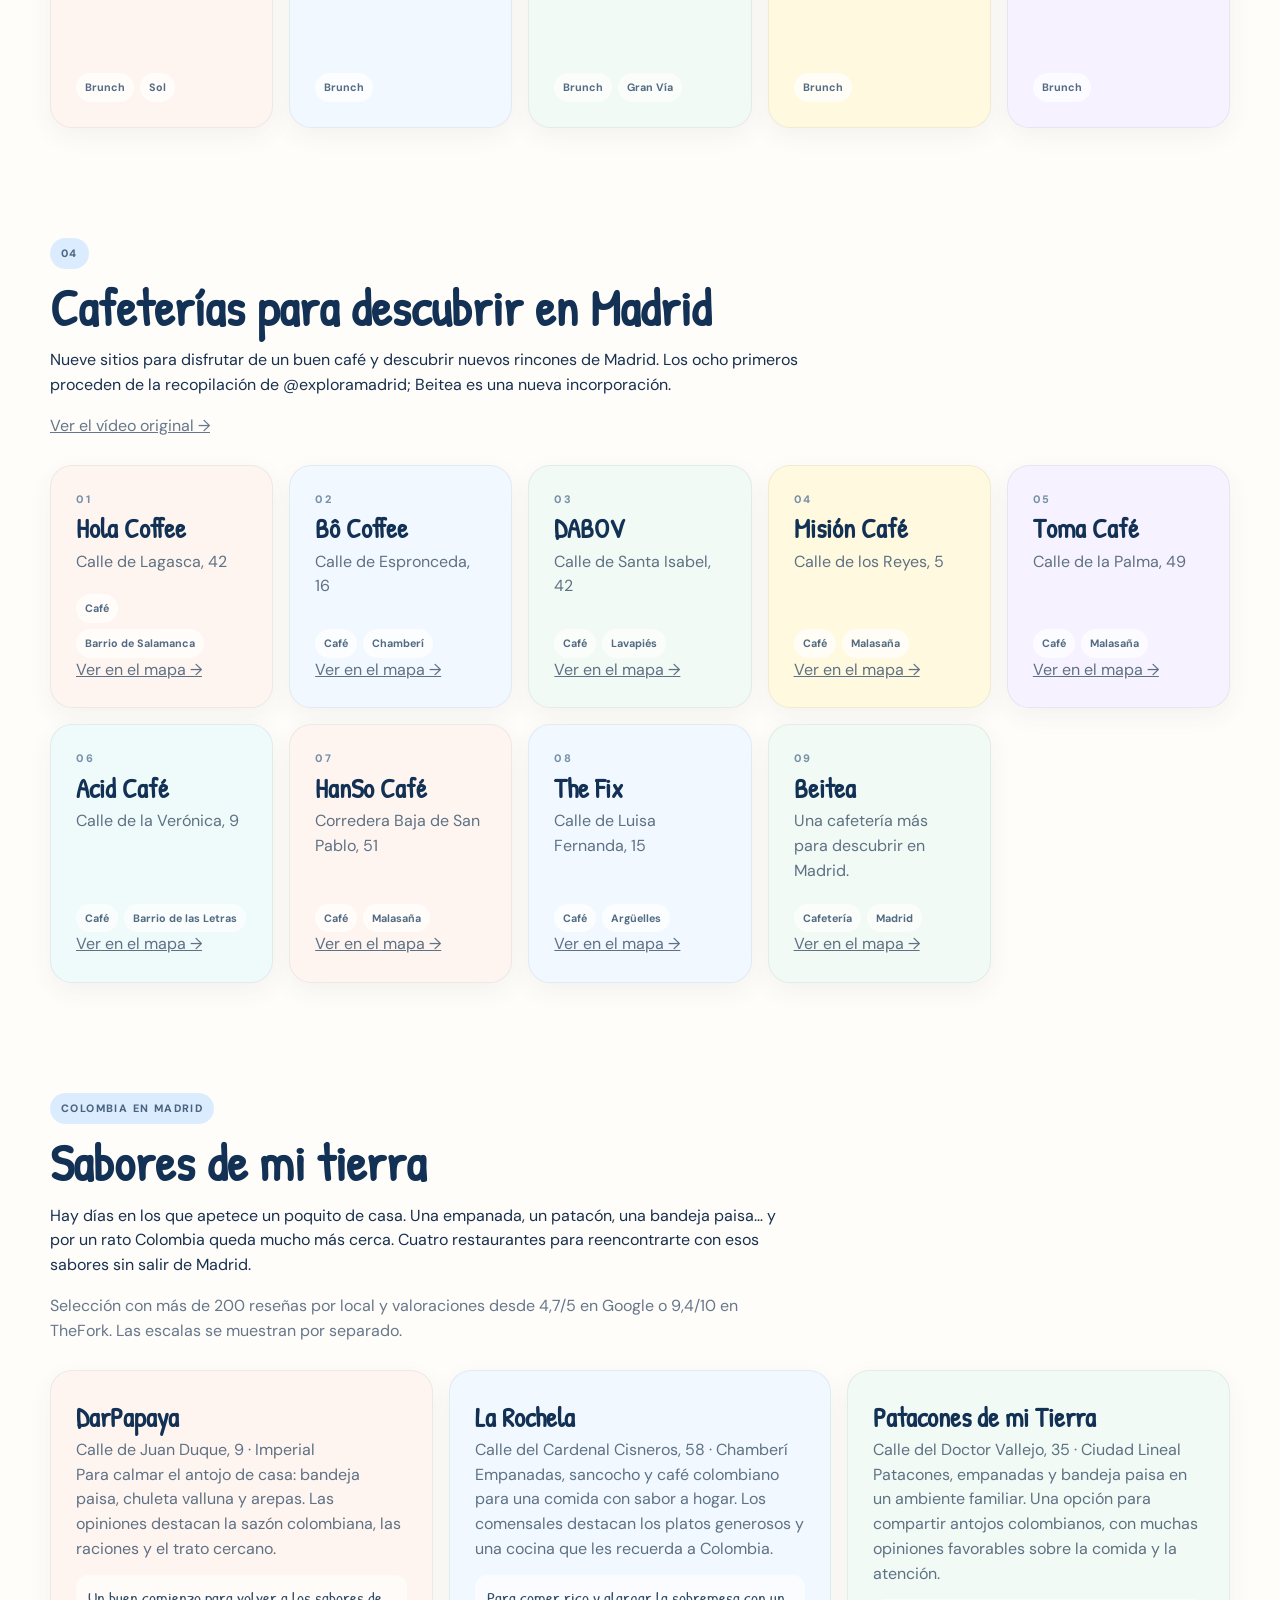
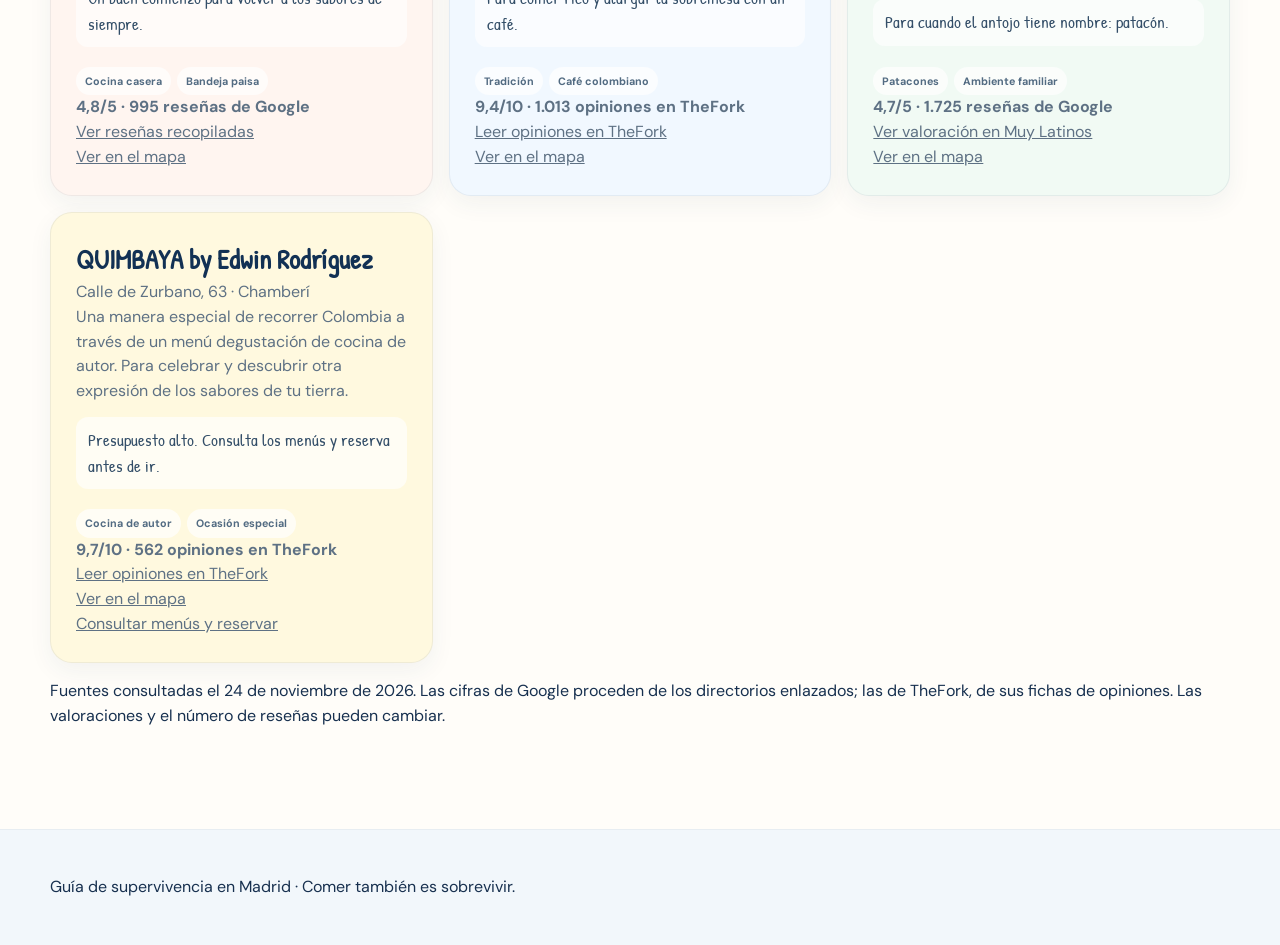
<file: restaurantes.html>
<!DOCTYPE html>
<html lang="es">
<head>
  <meta charset="UTF-8">
  <meta name="viewport" content="width=device-width, initial-scale=1.0">
  <title>Restaurantes y comida en Madrid | Guía de supervivencia</title>
  <link rel="stylesheet" href="styles.css">
</head>
<body>
  <header class="site-header">
    <div class="container header-inner">
      <a class="brand" href="index.html">Guía de supervivencia en Madrid</a>
      <a class="back-link" href="index.html">← Volver a la guía</a>
    </div>
  </header>

  <main>
    <section class="hero compact container">
      <p class="eyebrow">BARES · RESTAURANTES · COMIDA</p>
      <h1>Restaurantes y comida en Madrid</h1>
      <p class="hero-text">Mercados gastronómicos, restaurantes para guardar, lugares especiales, sitios de brunch, cafeterías y sabores colombianos.</p>
    </section>

    <nav class="container quick-nav" aria-label="Navegación de la sección">
      <a href="#mercados">Mercados gastronómicos</a>
      <a href="#recomendaciones">Recomendaciones</a>
      <a href="#brunch">Brunch</a>
      <a href="#cafeterias">Cafeterías</a>
      <a href="#sabores-de-mi-tierra">Sabores de mi tierra</a>
    </nav>

    <section id="mercados" class="container section-block">
      <div class="section-heading">
        <p class="eyebrow">01</p>
        <h2>Mercados gastronómicos</h2>
      </div>

      <div class="cards-grid">
        <article class="place-card"><span class="number">01</span><h3>Mercado de San Miguel</h3><p>Tapas tradicionales y turístico.</p><div class="tags"><span>Tapas</span><span>Turístico</span></div></article>
        <article class="place-card"><span class="number">02</span><h3>Mercado de San Antón</h3><p>Tapas tradicionales.</p><div class="tags"><span>Tapas</span><span>Tradicional</span></div></article>
        <article class="place-card highlight"><span class="number">03</span><h3>Mercado de San Ildefonso</h3><p>Tapas, comida callejera y ambiente de street market.</p><p class="personal-note">Brochetas hijaputa de <strong>La Brochette</strong>.</p><div class="tags"><span>Street food</span><span>Tapas</span></div></article>
        <article class="place-card"><span class="number">04</span><h3>Mercado de Antón Martín</h3><p>Comida variada de muchos lugares.</p><div class="tags"><span>Variado</span><span>Internacional</span></div></article>
        <article class="place-card"><span class="number">05</span><h3>Mercado del Santiago Bernabéu</h3><p>Para tomar algo antes y ver el campo vacío.</p><div class="tags"><span>Plan</span><span>Bernabéu</span></div></article>
        <article class="place-card"><span class="number">06</span><h3>Yatai Market Cortezo</h3><p>Mercado de comida asiática.</p><div class="tags"><span>Asiático</span><span>Street food</span></div></article>
      </div>
    </section>

    <section id="recomendaciones" class="container section-block">
      <div class="section-heading">
        <p class="eyebrow">02</p>
        <h2>Recomendaciones en general</h2>
        <p>Una mezcla de sitios bonitos, curiosos, baratos, temáticos y pendientes.</p>
      </div>

      <div class="cards-grid">
        <article class="place-card"><span class="number">01</span><h3>Rosi La Loca, Inclán Brutal Bar y Bestial</h3><p>Sitios extravagantes.</p><div class="tags"><span>Extravagante</span><span>Experiencia</span></div></article>
        <article class="place-card"><span class="number">02</span><h3>Tragaluz Madrid</h3><p>Techo de cristal, plantitas y puerro rico.</p><div class="tags"><span>Bonito</span><span>Especial</span></div></article>
        <article class="place-card"><span class="number">03</span><h3>Donde Mónica</h3><p>Patio bonito estilo francés.</p><div class="tags"><span>Patio</span><span>Bonito</span></div></article>
        <article class="place-card"><span class="number">04</span><h3>Persimmons Georgian Restaurant</h3><p>Restaurante moderno.</p><div class="tags"><span>Moderno</span><span>Georgiano</span></div></article>
        <article class="place-card must"><span class="number">05</span><h3>Jack's Library</h3><p>Para tomar algo.</p><p class="personal-note"><strong>OBLIGADO.</strong></p><div class="tags"><span>Copas</span><span>Imprescindible</span></div></article>
        <article class="place-card"><span class="number">06</span><h3>Bar Tempranillo</h3><p>Pinchos baratos.</p><div class="tags"><span>Barato</span><span>Pinchos</span></div></article>
        <article class="place-card"><span class="number">07</span><h3>Treze Bar</h3><p>Barato y de raciones. Ensaladilla y carrillera.</p><div class="tags"><span>Barato</span><span>Raciones</span></div></article>
        <article class="place-card"><span class="number">08</span><h3>Velarte 13</h3><p>Ensaladilla, croqueta y tarta de queso.</p><div class="tags"><span>Tapas</span><span>Tarta de queso</span></div></article>
        <article class="place-card"><span class="number">09</span><h3>Bar Serranito</h3><p>Tapas y raciones.</p><div class="tags"><span>Tapas</span><span>Raciones</span></div></article>
        <article class="place-card"><span class="number">10</span><h3>Los Gabrieles</h3><p>Bar para tomar algo y ver los azulejos.</p><div class="tags"><span>Bar</span><span>Azulejos</span></div></article>
        <article class="place-card"><span class="number">11</span><h3>La Borda del Mentidero</h3><p>Sitio bonito y que se come bien.</p><p class="personal-note">A Kari le gusta.</p><div class="tags"><span>Bonito</span><span>Favorito</span></div></article>
        <article class="place-card pending"><span class="number">12</span><h3>Tandoori Station</h3><p>Llevo queriendo ir desde antes de la pandemia.</p><div class="tags"><span>Indio</span><span>Pendiente</span></div></article>
        <article class="place-card"><span class="number">13</span><h3>Storyland</h3><p>Restaurante de cuento.</p><div class="tags"><span>Temático</span><span>Experiencia</span></div></article>
        <article class="place-card"><span class="number">14</span><h3>Kaiten Lab Wonderland</h3><p>Buffet estilo Alicia en el país de las maravillas.</p><div class="tags"><span>Buffet</span><span>Temático</span></div></article>
        <article class="place-card"><span class="number">15</span><h3>Dans Le Noir</h3><p>Restaurante a oscuras.</p><div class="tags"><span>Experiencia</span><span>Original</span></div></article>
        <article class="place-card"><span class="number">16</span><h3>La Cerda de Chueca</h3><p>Restaurante divertido.</p><div class="tags"><span>Divertido</span><span>Chueca</span></div></article>
        <article class="place-card"><span class="number">17</span><h3>Settebello</h3><p>Restaurante italiano ambientado en el circo.</p><div class="tags"><span>Italiano</span><span>Temático</span></div></article>
        <article class="place-card"><span class="number">18</span><h3>Club Clandestino Hemingway</h3><p>Para tomar algo con una entrada secreta.</p><div class="tags"><span>Copas</span><span>Entrada secreta</span></div></article>
        <article class="place-card"><span class="number">19</span><h3>Madame Sushita</h3><p>Libros y sushi.</p><p class="personal-note">Lo que le gusta a Kari.</p><div class="tags"><span>Sushi</span><span>Libros</span></div></article>
        <article class="place-card"><span class="number">20</span><h3>Pagus</h3><p>Comida del sur de Italia en Barrio de Salamanca.</p><div class="tags"><span>Italiano</span><span>Barrio Salamanca</span></div></article>
        <article class="place-card"><span class="number">21</span><h3>La Bistroteca</h3><p>Hamburguesas.</p><div class="tags"><span>Hamburguesas</span></div></article>
        <article class="place-card"><span class="number">22</span><h3>Vega</h3><p>Restaurante vegano.</p><div class="tags"><span>Vegano</span></div></article>
        <article class="place-card"><span class="number">23</span><h3>El Bund</h3><p>Restaurante chino, nivel medio, no muy caro, no guarro.</p><div class="tags"><span>Chino</span><span>Precio medio</span></div></article>
        <article class="place-card"><span class="number">24</span><h3>Tasty Poke Bar</h3><p>Son pokes, fresquitos y no muy pesados de comer.</p><div class="tags"><span>Poke</span><span>Ligero</span></div></article>
        <article class="place-card"><span class="number">25</span><h3>Grosso Napoletano</h3><p>Cerca de casa, pizzas baratas y ricas.</p><div class="tags"><span>Pizza</span><span>Barato</span></div></article>
        <article class="place-card"><span class="number">26</span><h3>Bel Mondo</h3><p>Italiano que guarda un secreto.</p><div class="tags"><span>Italiano</span><span>Secreto</span></div></article>
        <article class="place-card"><span class="number">27</span><h3>Ramen Kagura</h3><p>En Madrid hace frío y esto está calentito.</p><div class="tags"><span>Ramen</span><span>Japonés</span></div></article>
        <article class="place-card"><span class="number">28</span><h3>Taberna La Bola</h3><p>Cocido madrileño tradicional.</p><div class="tags"><span>Cocido</span><span>Tradicional</span></div></article>
        <article class="place-card"><span class="number">29</span><h3>Patacón Pisao</h3><p>Colombiano en Madrid.</p><p class="personal-note">Para la niña de los patacones.</p><div class="tags"><span>Colombiano</span><span>Patacón</span></div></article>
        <article class="place-card"><span class="number">30</span><h3>Taberna Her</h3><p>Cocina mediterránea con toques mexicanos, no muy caro. Hay pizzas y dicen que están buenas.</p><div class="tags"><span>Mediterráneo</span><span>Mexicano</span></div></article>
        <article class="place-card"><span class="number">31</span><h3>Vinitus Madrid</h3><p>Calidad-precio.</p><div class="tags"><span>Calidad-precio</span></div></article>
      <article class="place-card" id="pecorilo"><span class="number">32</span><h3>Pecorilo · Pasta fresca</h3><p>Pasta italiana artesanal hecha a mano: eliges la pasta y la salsa. Desde 6,90 € según su carta; perfecto para comer algo rico sin complicarse.</p><div class="tags"><span>Italiano</span><span>Pasta fresca</span><span>Económico</span></div><p><a href="https://www.google.com/maps/search/?api=1&amp;query=Pecorilo%20Plaza%20de%20Pedro%20Zerolo%201%20Madrid" target="_blank" rel="noopener noreferrer">Chueca · Plaza de Pedro Zerolo, 1 →</a></p><p><a href="https://www.google.com/maps/search/?api=1&amp;query=Pecorilo%20Calle%20de%20la%20Victoria%208%20Madrid" target="_blank" rel="noopener noreferrer">Sol · Calle de la Victoria, 8 →</a></p><p><a href="https://www.google.com/maps/search/?api=1&amp;query=Pecorilo%20Calle%20de%20Silva%202%20Madrid" target="_blank" rel="noopener noreferrer">Gran Vía · Calle de Silva, 2 →</a></p><p><small>El local de Silva figura en directorios externos, todavía no en la web oficial.</small></p><p><a href="https://pecorilo.com/" target="_blank" rel="noopener noreferrer">Web oficial y carta →</a></p></article>
      </div>
    </section>

    <section id="brunch" class="container section-block">
      <div class="section-heading">
        <p class="eyebrow">03</p>
        <h2>Sitios de brunch en Madrid</h2>
      </div>
      <div class="cards-grid small-grid">
        <article class="place-card"><span class="number">01</span><h3>Loca Obsesión Sol</h3><div class="tags"><span>Brunch</span><span>Sol</span></div></article>
        <article class="place-card"><span class="number">02</span><h3>Billy Brunch</h3><div class="tags"><span>Brunch</span></div></article>
        <article class="place-card"><span class="number">03</span><h3>Superchulo Gran Vía</h3><div class="tags"><span>Brunch</span><span>Gran Vía</span></div></article>
        <article class="place-card"><span class="number">04</span><h3>Perrachica</h3><div class="tags"><span>Brunch</span></div></article>
        <article class="place-card"><span class="number">05</span><h3>Mür Café</h3><div class="tags"><span>Brunch</span></div></article>
      </div>
    </section>
    <section id="cafeterias" class="container section-block">
      <div class="section-heading">
        <p class="eyebrow">04</p>
        <h2>Cafeterías para descubrir en Madrid</h2>
        <p>Nueve sitios para disfrutar de un buen café y descubrir nuevos rincones de Madrid. Los ocho primeros proceden de la recopilación de @exploramadrid; Beitea es una nueva incorporación.</p>
        <p><a href="https://vm.tiktok.com/ZN8uBD66D/" target="_blank" rel="noopener noreferrer">Ver el vídeo original →</a></p>
      </div>
      <div class="cards-grid small-grid">
        <article class="place-card"><span class="number">01</span><h3>Hola Coffee</h3><p>Calle de Lagasca, 42</p><div class="tags"><span>Café</span><span>Barrio de Salamanca</span></div><p><a href="https://www.google.com/maps/search/?api=1&amp;query=Hola%20Coffee%20Calle%20de%20Lagasca%2C%2042%20Madrid" target="_blank" rel="noopener noreferrer">Ver en el mapa →</a></p></article>
        <article class="place-card"><span class="number">02</span><h3>Bô Coffee</h3><p>Calle de Espronceda, 16</p><div class="tags"><span>Café</span><span>Chamberí</span></div><p><a href="https://www.google.com/maps/search/?api=1&amp;query=B%C3%B4%20Coffee%20Calle%20de%20Espronceda%2C%2016%20Madrid" target="_blank" rel="noopener noreferrer">Ver en el mapa →</a></p></article>
        <article class="place-card"><span class="number">03</span><h3>DABOV</h3><p>Calle de Santa Isabel, 42</p><div class="tags"><span>Café</span><span>Lavapiés</span></div><p><a href="https://www.google.com/maps/search/?api=1&amp;query=DABOV%20Calle%20de%20Santa%20Isabel%2C%2042%20Madrid" target="_blank" rel="noopener noreferrer">Ver en el mapa →</a></p></article>
        <article class="place-card"><span class="number">04</span><h3>Misión Café</h3><p>Calle de los Reyes, 5</p><div class="tags"><span>Café</span><span>Malasaña</span></div><p><a href="https://www.google.com/maps/search/?api=1&amp;query=Misi%C3%B3n%20Caf%C3%A9%20Calle%20de%20los%20Reyes%2C%205%20Madrid" target="_blank" rel="noopener noreferrer">Ver en el mapa →</a></p></article>
        <article class="place-card"><span class="number">05</span><h3>Toma Café</h3><p>Calle de la Palma, 49</p><div class="tags"><span>Café</span><span>Malasaña</span></div><p><a href="https://www.google.com/maps/search/?api=1&amp;query=Toma%20Caf%C3%A9%20Calle%20de%20la%20Palma%2C%2049%20Madrid" target="_blank" rel="noopener noreferrer">Ver en el mapa →</a></p></article>
        <article class="place-card"><span class="number">06</span><h3>Acid Café</h3><p>Calle de la Verónica, 9</p><div class="tags"><span>Café</span><span>Barrio de las Letras</span></div><p><a href="https://www.google.com/maps/search/?api=1&amp;query=Acid%20Caf%C3%A9%20Calle%20de%20la%20Ver%C3%B3nica%2C%209%20Madrid" target="_blank" rel="noopener noreferrer">Ver en el mapa →</a></p></article>
        <article class="place-card"><span class="number">07</span><h3>HanSo Café</h3><p>Corredera Baja de San Pablo, 51</p><div class="tags"><span>Café</span><span>Malasaña</span></div><p><a href="https://www.google.com/maps/search/?api=1&amp;query=HanSo%20Caf%C3%A9%20Corredera%20Baja%20de%20San%20Pablo%2C%2051%20Madrid" target="_blank" rel="noopener noreferrer">Ver en el mapa →</a></p></article>
        <article class="place-card"><span class="number">08</span><h3>The Fix</h3><p>Calle de Luisa Fernanda, 15</p><div class="tags"><span>Café</span><span>Argüelles</span></div><p><a href="https://www.google.com/maps/search/?api=1&amp;query=The%20Fix%20Calle%20de%20Luisa%20Fernanda%2C%2015%20Madrid" target="_blank" rel="noopener noreferrer">Ver en el mapa →</a></p></article>
        <article class="place-card"><span class="number">09</span><h3>Beitea</h3><p>Una cafetería más para descubrir en Madrid.</p><div class="tags"><span>Cafetería</span><span>Madrid</span></div><p><a href="https://www.google.com/maps/search/?api=1&amp;query=Beitea%20Madrid" target="_blank" rel="noopener noreferrer">Ver en el mapa →</a></p></article>
      </div>
    </section>
    <section id="sabores-de-mi-tierra" class="container section-block" aria-labelledby="saboresTitle">
      <div class="section-heading">
        <p class="eyebrow">COLOMBIA EN MADRID</p>
        <h2 id="saboresTitle">Sabores de mi tierra</h2>
        <p>Hay días en los que apetece un poquito de casa. Una empanada, un patacón, una bandeja paisa… y por un rato Colombia queda mucho más cerca. Cuatro restaurantes para reencontrarte con esos sabores sin salir de Madrid.</p>
        <p>Selección con más de 200 reseñas por local y valoraciones desde 4,7/5 en Google o 9,4/10 en TheFork. Las escalas se muestran por separado.</p>
      </div>
      <div class="cards-grid">
        <article class="place-card">
          <h3>DarPapaya</h3>
          <p>Calle de Juan Duque, 9 · Imperial</p>
          <p>Para calmar el antojo de casa: bandeja paisa, chuleta valluna y arepas. Las opiniones destacan la sazón colombiana, las raciones y el trato cercano.</p>
          <p class="personal-note">Un buen comienzo para volver a los sabores de siempre.</p>
          <div class="tags"><span>Cocina casera</span><span>Bandeja paisa</span></div>
          <p><strong>4,8/5 · 995 reseñas de Google</strong></p>
          <p><a href="https://restaurantes-cerca-de-mi.es/f/darpapaya-restaurante-colombiano-815599/" target="_blank" rel="noopener noreferrer">Ver reseñas recopiladas</a></p>
          <p><a href="https://www.google.com/maps/search/?api=1&amp;query=DarPapaya%20Calle%20de%20Juan%20Duque%2C%209%20Madrid" target="_blank" rel="noopener noreferrer">Ver en el mapa</a></p>
        </article>
        <article class="place-card">
          <h3>La Rochela</h3>
          <p>Calle del Cardenal Cisneros, 58 · Chamberí</p>
          <p>Empanadas, sancocho y café colombiano para una comida con sabor a hogar. Los comensales destacan los platos generosos y una cocina que les recuerda a Colombia.</p>
          <p class="personal-note">Para comer rico y alargar la sobremesa con un café.</p>
          <div class="tags"><span>Tradición</span><span>Café colombiano</span></div>
          <p><strong>9,4/10 · 1.013 opiniones en TheFork</strong></p>
          <p><a href="https://www.thefork.es/restaurante/la-rochela-r66003/opiniones" target="_blank" rel="noopener noreferrer">Leer opiniones en TheFork</a></p>
          <p><a href="https://www.google.com/maps/search/?api=1&amp;query=La%20Rochela%20Calle%20del%20Cardenal%20Cisneros%2C%2058%20Madrid" target="_blank" rel="noopener noreferrer">Ver en el mapa</a></p>
        </article>
        <article class="place-card">
          <h3>Patacones de mi Tierra</h3>
          <p>Calle del Doctor Vallejo, 35 · Ciudad Lineal</p>
          <p>Patacones, empanadas y bandeja paisa en un ambiente familiar. Una opción para compartir antojos colombianos, con muchas opiniones favorables sobre la comida y la atención.</p>
          <p class="personal-note">Para cuando el antojo tiene nombre: patacón.</p>
          <div class="tags"><span>Patacones</span><span>Ambiente familiar</span></div>
          <p><strong>4,7/5 · 1.725 reseñas de Google</strong></p>
          <p><a href="https://muylatinos.com/negocio/patacones-de-mi-tierra-madrid/" target="_blank" rel="noopener noreferrer">Ver valoración en Muy Latinos</a></p>
          <p><a href="https://www.google.com/maps/search/?api=1&amp;query=Patacones%20de%20mi%20Tierra%20Calle%20del%20Doctor%20Vallejo%2C%2035%20Madrid" target="_blank" rel="noopener noreferrer">Ver en el mapa</a></p>
        </article>
        <article class="place-card">
          <h3>QUIMBAYA by Edwin Rodríguez</h3>
          <p>Calle de Zurbano, 63 · Chamberí</p>
          <p>Una manera especial de recorrer Colombia a través de un menú degustación de cocina de autor. Para celebrar y descubrir otra expresión de los sabores de tu tierra.</p>
          <p class="personal-note">Presupuesto alto. Consulta los menús y reserva antes de ir.</p>
          <div class="tags"><span>Cocina de autor</span><span>Ocasión especial</span></div>
          <p><strong>9,7/10 · 562 opiniones en TheFork</strong></p>
          <p><a href="https://www.thefork.es/restaurante/quimbaya-by-edwin-rodriguez-r575039/opiniones" target="_blank" rel="noopener noreferrer">Leer opiniones en TheFork</a></p>
          <p><a href="https://www.google.com/maps/search/?api=1&amp;query=QUIMBAYA%20by%20Edwin%20Rodr%C3%ADguez%20Calle%20de%20Zurbano%2C%2063%20Madrid" target="_blank" rel="noopener noreferrer">Ver en el mapa</a></p><p><a href="https://quimbayarestaurant.com/" target="_blank" rel="noopener noreferrer">Consultar menús y reservar</a></p>
        </article>
      </div>
      <p>Fuentes consultadas el <time datetime="2026-11-24">24 de noviembre de 2026</time>. Las cifras de Google proceden de los directorios enlazados; las de TheFork, de sus fichas de opiniones. Las valoraciones y el número de reseñas pueden cambiar.</p>
    </section>
  </main>

  <footer class="site-footer">
    <div class="container">Guía de supervivencia en Madrid · Comer también es sobrevivir.</div>
  </footer>
</body>
</html>
</file>
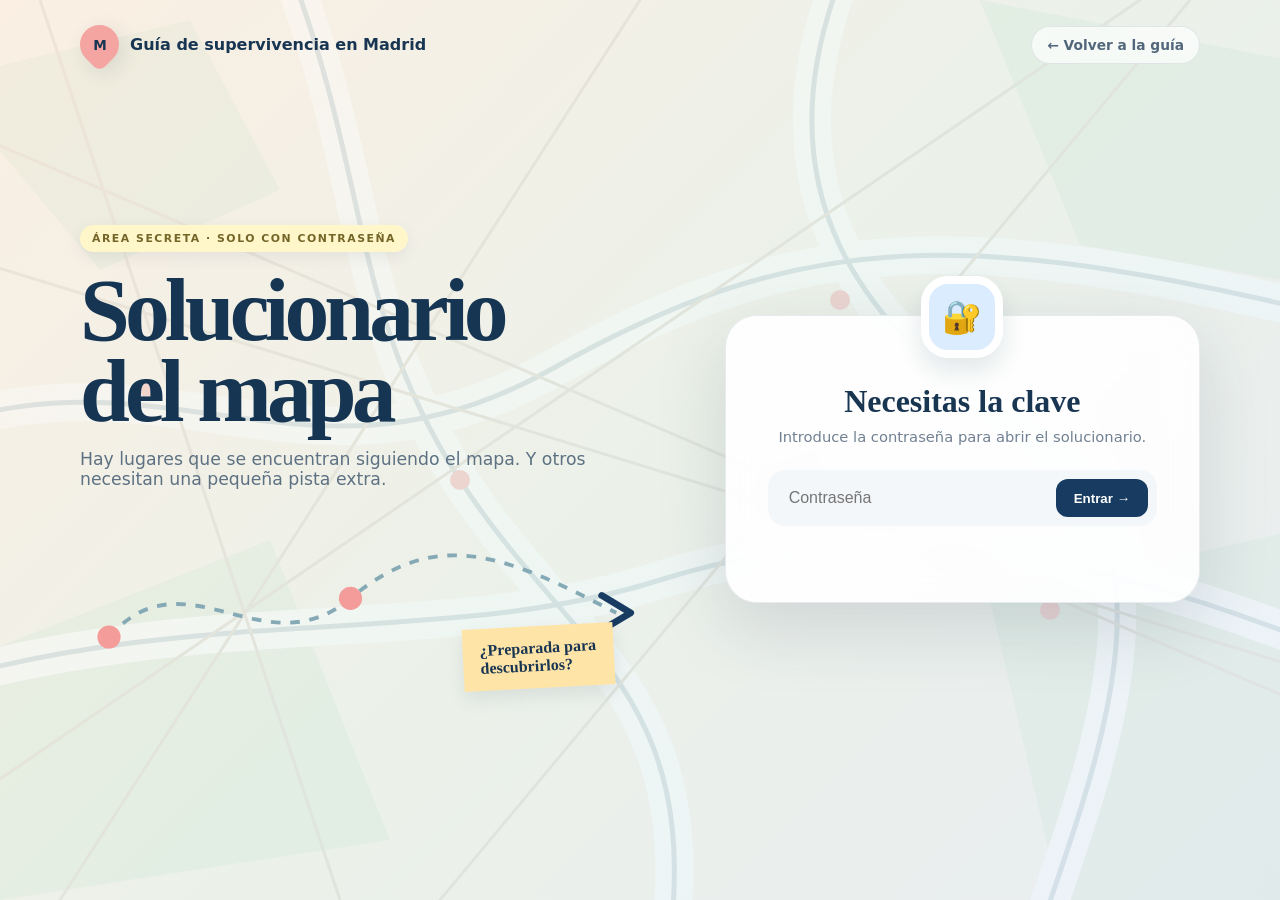
<file: solucionario.html>
<!DOCTYPE html>
<html lang="es">
<head>
<meta charset="UTF-8"><meta name="viewport" content="width=device-width,initial-scale=1.0">
<title>Solucionario mapa | Guía de supervivencia en Madrid</title>
<style>
*{box-sizing:border-box}body{margin:0;min-height:100vh;font-family:Inter,ui-sans-serif,system-ui,-apple-system,"Segoe UI",sans-serif;color:#183552;background:#eef5f0;overflow-x:hidden}.map-bg{position:fixed;inset:0;z-index:-2;background:#f3efe5}.map-bg svg{width:100%;height:100%;opacity:.78}.map-wash{position:fixed;inset:0;z-index:-1;background:linear-gradient(135deg,rgba(255,238,225,.55),rgba(226,242,237,.52),rgba(224,235,249,.58))}.topbar{width:min(1120px,calc(100% - 36px));margin:0 auto;padding:25px 0;display:flex;justify-content:space-between;align-items:center}.brand{display:flex;align-items:center;gap:11px;color:#183552;text-decoration:none;font-weight:850}.pin{width:39px;height:39px;display:grid;place-items:center;border-radius:50% 50% 50% 8px;transform:rotate(-45deg);background:#f4a5a2;box-shadow:0 7px 20px rgba(47,67,84,.12)}.pin span{transform:rotate(45deg);font-size:.85rem}.back{padding:10px 15px;border-radius:999px;background:rgba(255,255,255,.7);border:1px solid rgba(24,53,82,.1);color:#52677c;text-decoration:none;font-size:.86rem;font-weight:750;backdrop-filter:blur(10px)}main{width:min(1120px,calc(100% - 36px));margin:0 auto;padding:45px 0 80px}.access-layout{min-height:650px;display:grid;grid-template-columns:1fr .82fr;align-items:center;gap:65px}.intro{position:relative}.eyebrow{display:inline-block;padding:7px 12px;border-radius:999px;background:#fff7c9;color:#746528;font-size:.68rem;font-weight:900;letter-spacing:.14em;box-shadow:0 5px 15px rgba(51,70,88,.08)}h1{margin:18px 0 18px;font-family:"Comic Sans MS","Segoe Print",cursive;font-size:clamp(3.7rem,7vw,6.5rem);line-height:.9;letter-spacing:-.055em;color:#153553}.intro>p{max-width:570px;margin:0;color:#5d7183;font-size:1.08rem}.route{position:relative;height:170px;margin-top:34px}.route svg{width:100%;height:100%}.mini-note{position:absolute;right:8%;bottom:5px;padding:13px 17px;background:#ffe4a8;transform:rotate(-3deg);font-family:"Comic Sans MS","Segoe Print",cursive;font-weight:700;box-shadow:0 8px 18px rgba(49,66,82,.1)}.lock-card{position:relative;padding:42px;border-radius:32px;background:rgba(255,255,255,.88);border:1px solid rgba(24,53,82,.09);box-shadow:0 24px 70px rgba(37,60,82,.15);backdrop-filter:blur(18px)}.lock-icon{width:82px;height:82px;margin:-82px auto 25px;display:grid;place-items:center;border:8px solid #fff;border-radius:27px;background:#dcecff;font-size:2rem;box-shadow:0 12px 25px rgba(33,62,90,.12)}.lock-card h2{text-align:center;margin:0;font-family:"Comic Sans MS","Segoe Print",cursive;font-size:2rem}.lock-card>p{text-align:center;margin:8px 0 25px;color:#718092;font-size:.92rem}.field{display:flex;gap:9px;padding:7px;border-radius:17px;background:#f4f7f9;border:2px solid transparent;transition:.2s}.field:focus-within{border-color:#a9c8e5;background:#fff}.field input{min-width:0;flex:1;border:0;outline:0;background:transparent;padding:10px 12px;font-size:1rem;color:#183552}.field button{border:0;border-radius:12px;padding:0 18px;background:#173b61;color:#fff;font-weight:800;cursor:pointer}.error{min-height:24px;margin:10px 0 0;text-align:center;color:#b74c50;font-size:.85rem;font-weight:700}.secret{display:none}.secret.open{display:block;animation:reveal .55s ease}.access-layout.hidden{display:none}.secret-panel{max-width:850px;margin:40px auto;padding:40px;border-radius:32px;background:rgba(255,255,255,.92);box-shadow:0 20px 60px rgba(37,60,82,.13);backdrop-filter:blur(18px)}.secret-panel .eyebrow{background:#dff3e7;color:#3e7454}.secret-panel h1{font-size:clamp(3rem,6vw,5rem);margin-bottom:12px}.secret-intro{color:#65798c;line-height:1.6;max-width:650px}.reveal-zone{margin-top:30px}.clue-picker{margin-bottom:22px;padding:24px;border-radius:24px;background:#f4f8f6}.clue-picker h2{margin:0 0 7px;font-family:"Comic Sans MS","Segoe Print",cursive;font-size:1.5rem}.clue-picker p{margin:0 0 16px;color:#6d8091;font-size:.9rem}.clue-grid{display:grid;grid-template-columns:repeat(10,1fr);gap:8px}.clue-button{aspect-ratio:1;border:1px solid rgba(24,53,82,.12);border-radius:12px;background:#fff;color:#173b61;font-weight:900;cursor:pointer;transition:.2s}.clue-button:hover{transform:translateY(-2px);background:#e8f1f7}.clue-button.revealed{background:#173b61;color:#fff}.clue-button.active{outline:3px solid #f4a5a2;outline-offset:2px}.secret-list{display:grid;gap:12px}.secret-place{display:flex;align-items:center;gap:16px;padding:18px 20px;border-radius:19px;background:linear-gradient(135deg,#fff,#f6f9fb);border:1px solid rgba(24,53,82,.09);box-shadow:0 8px 22px rgba(37,60,82,.08);animation:unlockPlace .55s cubic-bezier(.2,.8,.2,1) both}.secret-number{flex:0 0 44px;width:44px;height:44px;display:grid;place-items:center;border-radius:14px;background:#173b61;color:#fff;font-weight:900}.secret-name{font-family:"Comic Sans MS","Segoe Print",cursive;font-size:1.18rem;font-weight:800}.reveal-controls{margin-top:22px;padding:22px;border-radius:22px;background:#f4f8f6;text-align:center}.reveal-button{border:0;border-radius:999px;padding:14px 24px;background:#173b61;color:#fff;font-size:.95rem;font-weight:850;cursor:pointer;box-shadow:0 10px 22px rgba(23,59,97,.18);transition:.2s}.reveal-button:hover{transform:translateY(-2px)}.reveal-button:disabled{background:#8aa0b3;cursor:default;transform:none}.reveal-progress{display:block;margin-top:11px;color:#738596;font-size:.82rem;font-weight:750}.all-revealed{display:none;margin-top:18px;padding:18px;border-radius:18px;background:#fff0c8;color:#715c22;font-family:"Comic Sans MS","Segoe Print",cursive;font-weight:800}.all-revealed.show{display:block;animation:reveal .5s ease}.logout{margin-top:25px;border:0;background:none;color:#738395;text-decoration:underline;cursor:pointer}@keyframes reveal{from{opacity:0;transform:translateY(15px)}to{opacity:1;transform:none}}@keyframes unlockPlace{0%{opacity:0;transform:translateY(18px) scale(.96)}60%{transform:translateY(-2px) scale(1.01)}100%{opacity:1;transform:none}}@media(max-width:800px){.access-layout{grid-template-columns:1fr;gap:70px;padding-top:30px}.intro{text-align:center}.intro>p{margin:auto}.route{height:130px}.lock-card{max-width:520px;margin:auto;width:100%}}@media(max-width:700px){.clue-grid{grid-template-columns:repeat(6,1fr)}}@media(max-width:520px){.topbar{padding-top:17px}.brand{font-size:.82rem}.access-layout{min-height:auto}.lock-card{padding:32px 22px}.field{display:block}.field button{width:100%;height:46px;margin-top:5px}main{padding-top:25px}.secret-panel{padding:28px 22px}.secret-place{padding:15px}.secret-name{font-size:1rem}}
</style>
</head>
<body>
<div class="map-bg" aria-hidden="true"><svg viewBox="0 0 1400 900" preserveAspectRatio="xMidYMid slice"><rect width="1400" height="900" fill="#f7f1e6"/><g fill="#dce8d5" opacity=".9"><path d="M0 80L250 20l90 170-180 80zM1040 0l360 70v220l-260-45zM50 650l280-110 120 300-390 60zM1050 600l350-80v380h-280z"/></g><g fill="none" stroke-linecap="round"><g stroke="#fff" stroke-width="38"><path d="M-40 440C220 330 360 510 610 370S1020 220 1450 330"/><path d="M350 -30C430 180 410 310 520 480S760 690 730 940"/><path d="M900 -20C820 190 920 330 1080 430s90 300 20 500"/><path d="M-30 690C260 600 500 650 720 580s440-30 720 90"/></g><g stroke="#b8c9d0" stroke-width="5"><path d="M-40 440C220 330 360 510 610 370S1020 220 1450 330"/><path d="M350 -30C430 180 410 310 520 480S760 690 730 940"/><path d="M900 -20C820 190 920 330 1080 430s90 300 20 500"/><path d="M-30 690C260 600 500 650 720 580s440-30 720 90"/></g><g stroke="#d8d0c3" stroke-width="3"><path d="M100 0l300 900M0 250l1400 430M700 0L120 900M1250 0L500 900M0 120l1400 600M0 820L1200 0"/></g></g><g fill="#f4a5a2"><circle cx="210" cy="390" r="10"/><circle cx="520" cy="480" r="10"/><circle cx="900" cy="300" r="10"/><circle cx="1110" cy="610" r="10"/></g></svg></div><div class="map-wash"></div>
<header class="topbar"><a class="brand" href="index.html"><span class="pin"><span>M</span></span>Guía de supervivencia en Madrid</a><a class="back" href="index.html">← Volver a la guía</a></header>
<main>
<section class="access-layout" id="access">
<div class="intro"><span class="eyebrow">ÁREA SECRETA · SOLO CON CONTRASEÑA</span><h1>Solucionario<br>del mapa</h1><p>Hay lugares que se encuentran siguiendo el mapa. Y otros necesitan una pequeña pista extra.</p><div class="route" aria-hidden="true"><svg viewBox="0 0 600 170"><path d="M30 115C110 25 190 150 280 75S440 30 555 90" fill="none" stroke="#86a9b6" stroke-width="4" stroke-dasharray="10 10"/><g fill="#f39c99"><circle cx="30" cy="115" r="12"/><circle cx="280" cy="75" r="12"/></g><path d="M540 72l30 18-30 18" fill="none" stroke="#173b61" stroke-width="7" stroke-linecap="round" stroke-linejoin="round"/></svg><div class="mini-note">¿Preparada para<br>descubrirlos?</div></div></div>
<div class="lock-card"><div class="lock-icon">🔐</div><h2>Necesitas la clave</h2><p>Introduce la contraseña para abrir el solucionario.</p><form id="passwordForm"><div class="field"><input id="password" type="password" autocomplete="off" placeholder="Contraseña" aria-label="Contraseña"><button type="submit">Entrar →</button></div><div class="error" id="error" role="alert"></div></form></div>
</section>
<section class="secret" id="secret"><div class="secret-panel"><span class="eyebrow">MAPA DESBLOQUEADO</span><h1>Solucionario del mapa</h1><p class="secret-intro">Elige el número de la pista que quieres consultar. Puedes descubrirlas en el orden que quieras: abrir la 10 no revelará ninguna de las anteriores.</p><div class="reveal-zone"><div class="clue-picker"><h2>¿Qué pista quieres descubrir?</h2><p>Selecciona un número del mapa.</p><div class="clue-grid" id="clueGrid"></div></div><div class="secret-list" id="secretList" aria-live="polite"></div><div class="reveal-controls"><span class="reveal-progress" id="revealProgress">0 de 30 lugares descubiertos</span><div class="all-revealed" id="allRevealed">Has desbloqueado todos los lugares secretos. Ahora toca encontrarlos.</div></div></div><button class="logout" id="logout">Cerrar el solucionario</button></div></section>
</main>
<script>
const places=['Hartem','Bellas Artes Jeco','Milbby (Varias ubicaciones)','Bellas Artes Jer','La Casa del Artista','Topaz Bellas Artes y Manualidades','Artisa','La Postalera','El Moderno Concept Store','Zakka','Curiosité Regalos Originales','La Antigua Malasaña','La Tienda de los Deseos','Madrid al Cubo','La Muchacha Café y pintar','Sono Journals','Olavide Bar de Libros','Librería Bardón','Librería Rafael Alberti','Lola Shop','Real Fábrica','Librería Desnivel','Miin Korean Cosmetics','Infinito Legazpi','Merienda Korean Café','Jardines Sabatini','Palacio Real','Casa de Campo','Planet Skin','Museo Nacional de Arte Reina Sofía'];
const form=document.getElementById('passwordForm'),input=document.getElementById('password'),error=document.getElementById('error'),access=document.getElementById('access'),secret=document.getElementById('secret'),secretList=document.getElementById('secretList'),clueGrid=document.getElementById('clueGrid'),revealProgress=document.getElementById('revealProgress'),allRevealed=document.getElementById('allRevealed');
const revealed=new Set();let active=null;
function renderPicker(){clueGrid.innerHTML='';places.forEach((_,i)=>{const n=i+1,b=document.createElement('button');b.type='button';b.className='clue-button'+(revealed.has(i)?' revealed':'')+(active===i?' active':'');b.textContent=String(n).padStart(2,'0');b.setAttribute('aria-label','Descubrir pista '+n);b.onclick=()=>revealClue(i);clueGrid.appendChild(b)});revealProgress.textContent=`${revealed.size} de ${places.length} lugares descubiertos`;allRevealed.classList.toggle('show',revealed.size===places.length)}
function revealClue(i){revealed.add(i);active=i;secretList.innerHTML='';const item=document.createElement('article');item.className='secret-place';const number=document.createElement('span');number.className='secret-number';number.textContent=String(i+1).padStart(2,'0');const name=document.createElement('span');name.className='secret-name';name.textContent=places[i];item.append(number,name);secretList.appendChild(item);renderPicker();item.scrollIntoView({behavior:'smooth',block:'nearest'})}
function openSecret(){access.classList.add('hidden');secret.classList.add('open');sessionStorage.setItem('mapaUnlocked','yes');renderPicker()}
function closeSecret(){secret.classList.remove('open');access.classList.remove('hidden');sessionStorage.removeItem('mapaUnlocked');input.value='';error.textContent='';revealed.clear();active=null;secretList.innerHTML='';renderPicker()}
if(sessionStorage.getItem('mapaUnlocked')==='yes')openSecret();
form.addEventListener('submit',e=>{e.preventDefault();if(input.value==='KariMadrid'){error.textContent='';openSecret()}else{error.textContent='Esa no es la clave. Prueba otra vez.';input.select()}});
document.getElementById('logout').addEventListener('click',closeSecret);
renderPicker();
</script>
</body></html>
</file>
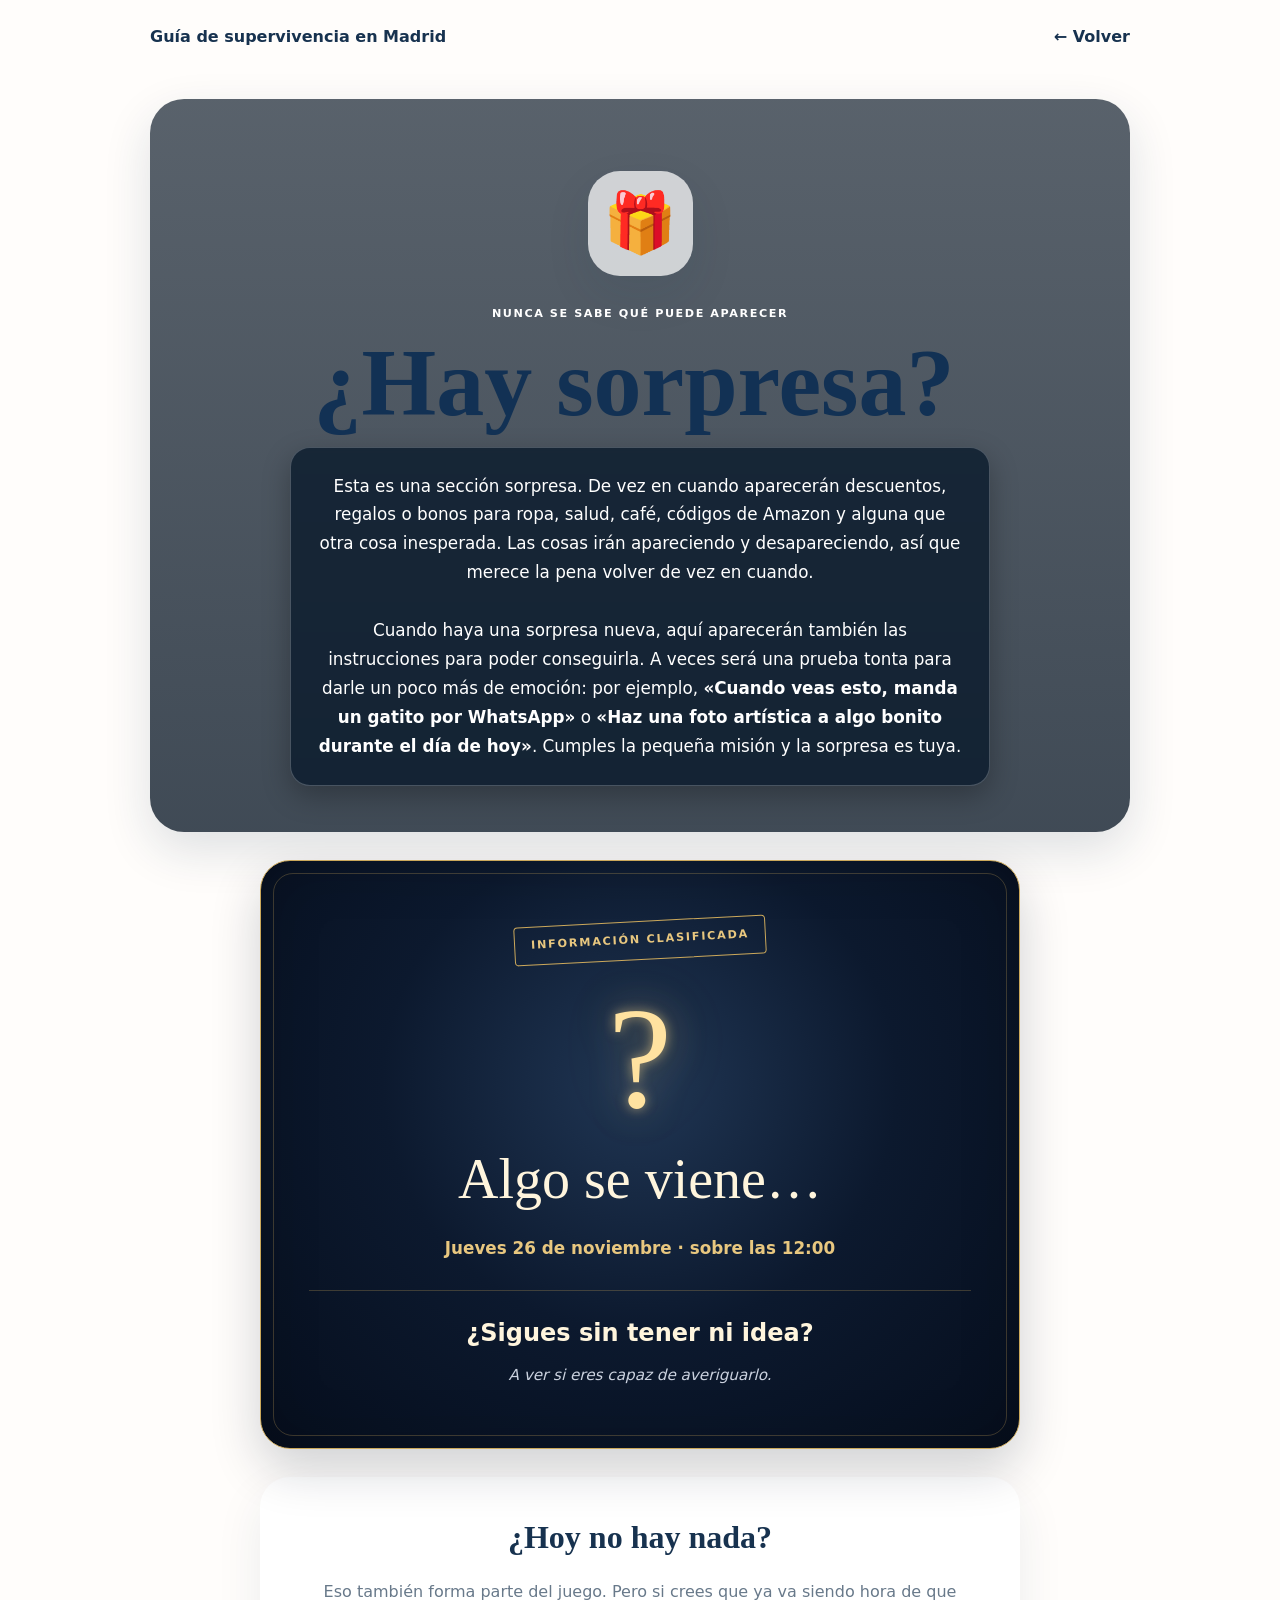
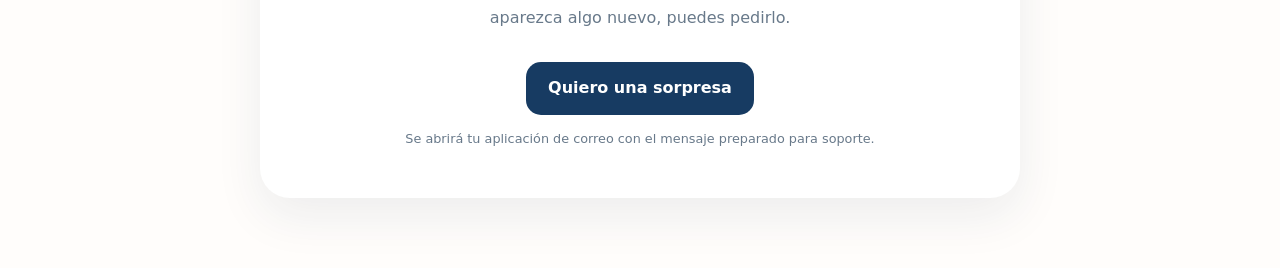
<file: sorpresa.html>
<!DOCTYPE html>
<html lang="es">
<head>
<meta charset="UTF-8">
<meta name="viewport" content="width=device-width,initial-scale=1.0">
<title>¿Hay sorpresa? | Guía de Madrid</title>
<link rel="stylesheet" href="styles.css">
<style>
*{box-sizing:border-box}body{margin:0;font-family:Inter,ui-sans-serif,system-ui,-apple-system,"Segoe UI",sans-serif;color:#17324f;background:#fffdfb;min-height:100vh}.topbar,main{width:min(980px,calc(100% - 36px));margin:auto}.topbar{padding:25px 0;display:flex;justify-content:space-between;gap:20px}.topbar a{color:#17324f;text-decoration:none;font-weight:800}.hero{position:relative;overflow:hidden;margin-top:24px;padding:72px 34px 46px;text-align:center;border-radius:34px;background:linear-gradient(rgba(10,24,39,.68),rgba(10,24,39,.78)),url('https://commons.wikimedia.org/wiki/Special:Redirect/file/Brown%20gift%20box%20with%20red%20ribbon%20and%20bow.jpg') center 48%/cover no-repeat;box-shadow:0 18px 48px #17324f24;color:#fff}.hero:after{display:none;content:none}.gift{width:105px;height:105px;margin:0 auto 24px;display:grid;place-items:center;border-radius:32px;background:#ffffffb8;box-shadow:0 18px 45px #17324f18;font-size:3.7rem}.tag{font-size:.7rem;font-weight:900;letter-spacing:.14em;color:#fff}.hero h1{margin:10px 0 16px;font-family:"Comic Sans MS","Segoe Print",cursive;font-size:clamp(3.4rem,8vw,6rem);line-height:1}.hero>p{max-width:700px;margin:0 auto;color:#fff;font-size:1.05rem;line-height:1.72;background:rgba(8,25,43,.78);padding:24px 26px;border:1px solid rgba(255,255,255,.22);border-radius:20px;box-shadow:0 10px 28px #0004;backdrop-filter:blur(3px)}.surprise{max-width:760px;margin:20px auto 70px;padding:36px;border-radius:30px;background:#fff;box-shadow:0 18px 48px #17324f14;text-align:center}.surprise h2{font-family:"Comic Sans MS","Segoe Print",cursive;font-size:2rem;margin:0 0 12px}.surprise p{color:#68798a;line-height:1.65}.special-surprise{max-width:760px;margin:20px auto;padding:38px 34px;border-radius:30px;background:linear-gradient(135deg,#fff0d8,#f8e5ef,#e5f3ef);box-shadow:0 18px 48px #17324f14;text-align:center;border:1px solid #ffffff}.special-surprise .eyebrow{display:inline-block;font-size:.7rem;font-weight:900;letter-spacing:.14em;color:#7b6572;margin-bottom:10px}.special-surprise h2{font-family:"Comic Sans MS","Segoe Print",cursive;font-size:2.25rem;margin:0 0 10px}.special-surprise>p{max-width:590px;margin:0 auto;color:#68798a;line-height:1.65}.countdown{display:grid;grid-template-columns:repeat(4,1fr);gap:10px;max-width:500px;margin:26px auto 12px}.countdown div{padding:17px 8px;border-radius:18px;background:#ffffffb8;box-shadow:0 8px 20px #17324f0b}.countdown strong{display:block;font-size:1.8rem;color:#17324f}.countdown span{display:block;margin-top:3px;font-size:.66rem;font-weight:900;letter-spacing:.08em;color:#78889a}.countdown-note{font-size:.8rem!important}.surprise-btn{display:inline-flex;margin-top:15px;padding:14px 22px;border-radius:15px;background:#173b62;color:#fff;text-decoration:none;font-weight:900}.note{font-size:.8rem}@media(max-width:600px){.hero{padding:40px 20px 34px}.hero>p{padding:21px 18px}.surprise{padding:27px}.special-surprise{padding:30px 20px}.countdown{gap:7px}.countdown div{padding:14px 5px}.countdown strong{font-size:1.45rem}}}
.surprise-clues{margin:28px auto 8px;max-width:640px;text-align:left}.surprise-clues h3{text-align:center;font-size:1.35rem;margin:0 0 14px}.clue{padding:19px 21px;margin:10px 0;border-radius:18px;background:#ffffffc9;border:1px solid #ffffff;box-shadow:0 5px 15px #17324f0a}.clue strong{display:block;color:#17324f;margin-bottom:8px}.clue p{margin:0;color:#4d6174;line-height:1.75}.clue-pending{opacity:.65}.clue-pending p{font-style:italic}</style>

<style>
.mystery-poster{position:relative;isolation:isolate;overflow:hidden;max-width:760px;margin:28px auto;padding:clamp(32px,6vw,60px) clamp(20px,5vw,48px);border:1px solid #cba85b;border-radius:30px;background:radial-gradient(ellipse at 50% 38%,#203654 0%,#0c192e 48%,#060e1d 100%);box-shadow:0 20px 50px #07132830,inset 0 0 60px #0003;text-align:center;color:#fff5dd}
.mystery-poster::before{content:"";position:absolute;z-index:-1;inset:12px;border:1px solid #cba85b45;border-radius:20px;pointer-events:none}
.mystery-poster .mystery-seal{display:inline-block;max-width:100%;margin:0;padding:10px 16px;border:1px solid #cba85b;border-radius:4px;color:#e8c77f;font-size:.7rem;font-weight:800;line-height:1.5;letter-spacing:.16em;text-transform:uppercase;transform:rotate(-3deg)}
.mystery-poster .mystery-mark{margin:28px auto 16px;color:#ffe2a0;font-family:Georgia,serif;font-size:clamp(6rem,20vw,9rem);line-height:1;text-shadow:0 0 12px #f7d48b99,0 0 40px #e4b85b66,0 0 80px #e4b85b33}
.mystery-poster h2{margin:0;color:#fff5dd;font-family:Georgia,"Times New Roman",serif;font-size:clamp(2rem,6vw,3.5rem);font-weight:500;line-height:1.15;text-wrap:balance}
.mystery-poster .mystery-date{margin:22px 0 0;color:#e8c77f;font-size:clamp(.9rem,2.6vw,1.05rem);font-weight:600;line-height:1.7;text-wrap:balance}
.mystery-poster .mystery-question{margin:28px 0 0;padding-top:26px;border-top:1px solid #cba85b45;color:#fff5dd;font-size:clamp(1.15rem,3.5vw,1.5rem);font-weight:750;line-height:1.4;text-wrap:balance}
.mystery-poster .mystery-challenge{margin:12px 0 0;color:#cbd2df;font-size:.95rem;line-height:1.65;font-style:italic}
@media(max-width:400px){.mystery-poster{border-radius:24px}.mystery-poster .mystery-seal{padding:8px 10px;letter-spacing:.1em;font-size:.65rem}}
</style>
</head>
<body>
<header class="topbar"><a href="index.html">Guía de supervivencia en Madrid</a><a href="index.html">← Volver</a></header>
<main>
<section class="hero">
<div class="gift" aria-hidden="true">🎁</div>
<span class="tag">NUNCA SE SABE QUÉ PUEDE APARECER</span>
<h1>¿Hay sorpresa?</h1>
<p>Esta es una sección sorpresa. De vez en cuando aparecerán descuentos, regalos o bonos para ropa, salud, café, códigos de Amazon y alguna que otra cosa inesperada. Las cosas irán apareciendo y desapareciendo, así que merece la pena volver de vez en cuando.<br><br>Cuando haya una sorpresa nueva, aquí aparecerán también las instrucciones para poder conseguirla. A veces será una prueba tonta para darle un poco más de emoción: por ejemplo, <b>«Cuando veas esto, manda un gatito por WhatsApp»</b> o <b>«Haz una foto artística a algo bonito durante el día de hoy»</b>. Cumples la pequeña misión y la sorpresa es tuya.</p>
</section>

<section class="mystery-poster" aria-labelledby="mystery-title">
<p class="mystery-seal">Información clasificada</p>
<div class="mystery-mark" aria-hidden="true">?</div>
<h2 id="mystery-title">Algo se viene…</h2>
<p class="mystery-date">Jueves 26 de noviembre · sobre las 12:00</p>
<p class="mystery-question">¿Sigues sin tener ni idea?</p>
<p class="mystery-challenge">A ver si eres capaz de averiguarlo.</p>
</section>

<section class="surprise">
<h2>¿Hoy no hay nada?</h2>
<p>Eso también forma parte del juego. Pero si crees que ya va siendo hora de que aparezca algo nuevo, puedes pedirlo.</p>
<a class="surprise-btn" href="mailto:alexgarase@gmail.com?subject=Necesito%20una%20sorpresa&body=Hola%2C%0A%0ASe%20necesita%20una%20sorpresa%20en%20la%20Gu%C3%ADa%20de%20supervivencia%20en%20Madrid.%0A%0A%F0%9F%8E%81">Quiero una sorpresa</a>
<p class="note">Se abrirá tu aplicación de correo con el mensaje preparado para soporte.</p>
</section>
</main>

</body>
</html>
</file>
<file: styles.css>
@import url('https://fonts.googleapis.com/css2?family=DM+Sans:wght@400;500;600;700;800&family=Patrick+Hand&display=swap');
:root{--navy:#123154;--ink:#17304f;--muted:#66778b;--paper:#fffdf9;--line:#e5e9ee;--peach:#ffe5dc;--yellow:#fff0bd;--mint:#dff3e7;--blue:#dcecff;--lilac:#ebe3ff;--aqua:#dff4f2;--coral:#ff9f9b;--green:#59b978;--shadow:0 14px 40px rgba(35,62,89,.09)}*{box-sizing:border-box}html{scroll-behavior:smooth}body{margin:0;background:var(--paper);color:var(--ink);font-family:'DM Sans',system-ui,sans-serif;line-height:1.55}.container{width:min(1180px,calc(100% - 40px));margin:auto}a{color:inherit}.site-header{position:sticky;top:0;z-index:30;background:rgba(255,253,249,.94);backdrop-filter:blur(18px);border-bottom:1px solid rgba(18,49,84,.08)}.header-inner{min-height:78px;display:flex;align-items:center;gap:28px}.brand{display:flex;align-items:center;gap:11px;margin-right:auto;color:var(--navy);text-decoration:none;font-family:'Patrick Hand',cursive;font-size:1.28rem;font-weight:700;line-height:.95}.logo-bear,.brand:before{width:38px;height:38px;display:grid;place-items:center;flex:0 0 38px;border-radius:13px;background:var(--navy);color:#fff;font-family:'DM Sans',sans-serif;font-size:.85rem;font-weight:900}.brand:not(:has(.logo-bear)):before{content:'M'}.main-nav{display:flex;gap:8px}.main-nav a{padding:9px 14px;border-radius:999px;text-decoration:none;font-size:.88rem;font-weight:600}.main-nav a:hover,.main-nav a.active{background:var(--blue)}.header-pill{padding:10px 17px;border-radius:999px;background:#ffc9c6;font-family:'Patrick Hand';font-size:1.05rem;font-weight:700}.tagline,.back-link{padding:9px 15px;border-radius:999px;background:var(--blue);color:var(--navy);text-decoration:none;font-size:.86rem;font-weight:700}
.home-hero{overflow:hidden;background:linear-gradient(110deg,#fff8f2 0%,#fff 48%,#f2f8ff 100%);border-bottom:1px solid #edf0f3}.home-hero-grid{min-height:560px;display:grid;grid-template-columns:.95fr 1.05fr;align-items:center;gap:30px}.hero-copy{position:relative;padding:65px 0}.soft-label,.eyebrow{display:inline-block;margin:0 0 15px;padding:7px 11px;border-radius:999px;background:var(--blue);color:#49647f;font-size:.67rem;font-weight:800;letter-spacing:.13em}.hero-copy h1{max-width:570px;margin:0;font-family:'Patrick Hand',cursive;font-size:clamp(4rem,6.4vw,6.5rem);font-weight:700;line-height:.84;letter-spacing:-.025em;color:var(--navy)}.hero-copy>p{max-width:510px;margin:25px 0;color:#52677e;font-size:1.08rem}.hero-actions{display:flex;gap:12px;flex-wrap:wrap}.btn{display:inline-flex;align-items:center;justify-content:center;padding:13px 20px;border-radius:999px;text-decoration:none;font-weight:700;font-size:.9rem}.btn.primary{background:var(--navy);color:#fff}.btn.secondary{background:#fff;border:1px solid #bdcad7}.hand-note{display:inline-block;margin:25px 0 0 22px;transform:rotate(-4deg);font-family:'Patrick Hand';font-size:1.05rem;line-height:1.05;color:#36516d}.hand-note strong{border-bottom:4px solid #ffaaa6}.hero-art{position:relative;align-self:stretch;display:flex;align-items:flex-end}.hero-art svg{width:100%;filter:drop-shadow(0 15px 25px rgba(40,65,90,.08))}.sticky-note{position:absolute;right:1%;top:17%;padding:20px 22px;background:#fff3ad;box-shadow:0 10px 20px rgba(53,68,83,.12);transform:rotate(5deg);font-family:'Patrick Hand';font-size:1.25rem;line-height:1.05}.explore-section{padding:80px 0 45px}.section-title{max-width:670px;margin-bottom:30px}.section-title h2,.section-heading h2{margin:0;font-family:'Patrick Hand';font-size:clamp(2.7rem,4vw,4rem);line-height:.95;color:var(--navy)}.section-title>p,.section-heading>p:last-child{color:var(--muted)}.editorial-grid{display:grid;grid-template-columns:repeat(3,1fr);gap:18px}.feature-card{position:relative;min-height:350px;padding:24px;border-radius:24px;overflow:hidden;text-decoration:none;color:var(--ink);box-shadow:0 8px 22px rgba(35,62,89,.06);transition:.25s ease}.feature-card:hover{transform:translateY(-5px);box-shadow:var(--shadow)}.feature-card.peach{background:var(--peach)}.feature-card.yellow{background:var(--yellow)}.feature-card.mint{background:var(--mint)}.feature-card.blue{background:var(--blue)}.feature-card.lilac{background:var(--lilac)}.feature-card.aqua{background:var(--aqua)}.card-illustration{height:130px;display:grid;place-items:center;margin:-5px -5px 17px;border-radius:18px;background:rgba(255,255,255,.45);font-family:'Patrick Hand';font-size:4rem;font-weight:800;color:var(--navy)}.food-art{background:linear-gradient(145deg,#fff4e6,#ffcdbf)}.checklist-art{background:linear-gradient(145deg,#fffdf1,#ffe38c);line-height:.75;color:#e56c62}.metro-art{background:linear-gradient(145deg,#e9f9ef,#bfe5cf);color:#fff;text-shadow:0 2px 0 var(--navy)}.card-tag{font-size:.65rem;font-weight:800;letter-spacing:.12em;color:#63788c}.feature-card h3{margin:6px 0 5px;font-family:'Patrick Hand';font-size:2.1rem;line-height:1}.feature-card p{margin:0 0 15px;color:#566b7f}.feature-card b{font-size:.85rem}.quote-banner{min-height:190px;margin-top:35px;margin-bottom:65px;padding:28px 42px;display:grid;grid-template-columns:160px 1fr 230px;align-items:center;gap:25px;border-radius:25px;background:linear-gradient(100deg,#fff8f1,#f5f9ff);box-shadow:inset 0 0 0 1px #edf0f4}.quote-banner blockquote{margin:0;text-align:center;font-family:'Patrick Hand';font-size:2.15rem;line-height:1.05;color:var(--navy)}.quote-doodle{padding:14px;background:var(--yellow);transform:rotate(-3deg);font-family:'Patrick Hand';font-weight:700;text-align:center}.line-city{text-align:right;color:#5c8bad;font-size:2rem;letter-spacing:-4px}.tips-section{padding-bottom:80px}.tips-grid{display:grid;grid-template-columns:repeat(4,1fr);gap:13px}.tips-grid>div{min-height:105px;padding:18px;display:flex;align-items:center;gap:15px;border:1px solid #edf0f3;border-radius:18px;background:#fff;box-shadow:0 8px 22px rgba(35,62,89,.05);font-size:1.7rem}.tips-grid span{display:flex;flex-direction:column;font-size:.85rem}.tips-grid small{margin-top:3px;color:var(--muted)}
/* Páginas interiores */.hero{position:relative;margin-top:30px;padding:70px 60px;border-radius:32px;background:linear-gradient(120deg,#fff1e9,#e9f5ff);overflow:hidden}.hero:after{content:'MADRID';position:absolute;right:-10px;bottom:-50px;font-family:'Patrick Hand';font-size:11rem;font-weight:800;color:rgba(255,255,255,.58);transform:rotate(-7deg)}.hero.compact{padding:62px 55px}.hero h1{position:relative;z-index:1;max-width:900px;margin:0;font-family:'Patrick Hand';font-size:clamp(3.6rem,7vw,6.5rem);line-height:.85;color:var(--navy)}.hero-text{position:relative;z-index:1;max-width:680px;margin:20px 0 0;color:#536a80;font-size:1.05rem}.quick-nav{position:sticky;top:90px;z-index:15;display:flex;gap:9px;flex-wrap:wrap;padding:20px 0}.quick-nav a{padding:10px 16px;border:1px solid #e0e7ed;border-radius:999px;background:rgba(255,255,255,.93);box-shadow:0 5px 15px rgba(35,62,89,.05);color:var(--navy);text-decoration:none;font-size:.83rem;font-weight:700}.section-block{padding:55px 0}.section-heading{max-width:750px;margin-bottom:26px}.cards-grid{display:grid;grid-template-columns:repeat(3,1fr);gap:16px}.place-card{position:relative;min-height:230px;padding:25px;display:flex;flex-direction:column;border:1px solid rgba(31,62,92,.07);border-radius:22px;background:#fff;box-shadow:0 8px 24px rgba(35,62,89,.06);transition:.23s ease}.place-card:nth-child(6n+1){background:#fff5f0}.place-card:nth-child(6n+2){background:#f1f8ff}.place-card:nth-child(6n+3){background:#f1faf4}.place-card:nth-child(6n+4){background:#fff9df}.place-card:nth-child(6n+5){background:#f7f2ff}.place-card:nth-child(6n){background:#effafa}.place-card:hover{transform:translateY(-4px);box-shadow:var(--shadow)}.place-card .number{font-size:.68rem;font-weight:800;letter-spacing:.14em;color:#7690a7}.place-card h3{margin:8px 0 7px;font-family:'Patrick Hand';font-size:1.7rem;line-height:1;color:var(--navy)}.place-card p{margin:0;color:#5e7184}.personal-note{margin-top:13px!important;padding:10px 12px!important;border:0!important;border-radius:12px;background:rgba(255,255,255,.65);color:#334e68!important;font-family:'Patrick Hand';font-size:1.05rem;font-style:normal!important}.tags{display:flex;gap:6px;flex-wrap:wrap;margin-top:auto;padding-top:20px}.tags span{padding:6px 9px;border-radius:999px;background:rgba(255,255,255,.7);color:#526b82;font-size:.67rem;font-weight:700}.place-card.must{background:var(--navy);color:#fff}.place-card.must h3,.place-card.must p,.place-card.must .personal-note{color:#fff!important}.place-card.must .personal-note{background:rgba(255,255,255,.12)}.place-card.highlight{background:var(--yellow)}.place-card.pending{border:2px dashed #e5a5a0}.small-grid{grid-template-columns:repeat(5,1fr)}
/* Misiones: mismo universo visual */.missions-page{background:var(--paper);color:var(--ink)}.missions-header{position:sticky;top:0;z-index:30;background:rgba(255,253,249,.95);backdrop-filter:blur(18px);border-bottom:1px solid #edf0f3}.missions-nav{height:78px;display:flex;align-items:center;justify-content:space-between}.missions-brand{display:flex;align-items:center;gap:10px;color:var(--navy);text-decoration:none;font-family:'Patrick Hand';font-size:1.3rem;font-weight:700}.brand-mark{width:38px;height:38px;display:grid;place-items:center;border-radius:13px;background:var(--navy);color:#fff;font-family:'DM Sans';font-size:.85rem}.missions-nav nav{display:flex;gap:8px}.missions-nav nav a{padding:9px 14px;border-radius:999px;color:var(--navy);text-decoration:none;font-size:.86rem;font-weight:700}.missions-nav nav a.active{background:var(--yellow)}.missions-nav nav a.active:after{display:none}.missions-hero{position:relative;overflow:hidden;background:linear-gradient(115deg,#fff0e7,#e7f3ff 55%,#e5f4eb);color:var(--navy)}.missions-hero:after{display:none}.missions-hero-inner{position:relative;z-index:2;min-height:360px;display:flex;align-items:center;justify-content:space-between;gap:45px;padding-top:45px;padding-bottom:55px}.missions-eyebrow{margin:0 0 10px;padding:7px 11px;display:inline-block;border-radius:999px;background:#fff;color:#617990;font-size:.67rem;font-weight:800;letter-spacing:.13em}.missions-hero h1{margin:0;font-family:'Patrick Hand';font-size:clamp(4rem,8vw,7rem);line-height:.8;color:var(--navy);text-shadow:none}.missions-hero-inner>div>p:last-child{margin:25px 0 0;color:#526a80;font-size:1.08rem}.mission-note{flex:0 0 215px;padding:26px 20px;background:#fff0a9;color:var(--navy);transform:rotate(4deg);box-shadow:0 14px 30px rgba(35,62,89,.12);font-family:'Patrick Hand';font-size:1.12rem;text-align:center}.missions-skyline{color:rgba(67,117,148,.16)}.missions-main{padding-top:32px;padding-bottom:75px}.missions-progress{display:grid;grid-template-columns:70px 1fr 190px;align-items:center;gap:25px;padding:25px 30px;margin-bottom:25px;border:1px solid #e3e9ef;border-radius:24px;background:#fff;box-shadow:var(--shadow)}.progress-icon{width:58px;height:58px;display:grid;place-items:center;border-radius:18px;background:var(--peach);color:#e66b67;font-size:2rem}.progress-label{display:block;margin-bottom:8px;color:#708399;font-size:.7rem;font-weight:800;letter-spacing:.12em}.progress-track{height:14px;border-radius:999px;background:#e9eff4;overflow:hidden}.progress-fill{height:100%;width:0;border-radius:999px;background:linear-gradient(90deg,#66c886,#91d7a8);transition:width .5s}.progress-count{text-align:center}.progress-count strong{display:block;font-family:'Patrick Hand';font-size:2.2rem;color:var(--navy)}.progress-count span{color:#6b7d91;font-size:.8rem}.missions-list{display:grid;grid-template-columns:repeat(3,1fr);gap:18px}.mission-card{position:relative;overflow:hidden;min-height:455px;padding:25px 24px 0;display:flex;flex-direction:column;border:2px solid transparent;border-radius:24px;background:var(--blue);box-shadow:0 9px 25px rgba(35,62,89,.07);transition:.25s ease}.mission-card:nth-child(1){background:var(--peach)}.mission-card:nth-child(2){background:var(--yellow)}.mission-card:nth-child(3){background:var(--aqua)}.mission-card:hover{transform:translateY(-4px)}.mission-check{position:absolute;z-index:4;top:18px;right:18px;width:43px;height:43px;padding:0;display:grid;place-items:center;border:3px solid var(--navy);border-radius:11px;background:#fff;cursor:pointer}.mission-check span{color:#fff;font-size:1.6rem;font-weight:900;opacity:0;transform:scale(.4);transition:.25s}.mission-visual{width:110px;height:110px;margin:22px auto 20px;display:grid;place-items:center;border-radius:30px;background:rgba(255,255,255,.65);color:var(--navy);font-family:'Patrick Hand';font-size:3.4rem;font-weight:800}.kultur-icon{background:var(--navy);color:#fff}.city-icon{background:#fff;color:#4eb96d;box-shadow:inset 0 0 0 18px #c8efd3}.mission-number{font-size:.67rem;font-weight:800;letter-spacing:.13em;color:#637b91}.mission-content h2{margin:5px 0 8px;font-family:'Patrick Hand';font-size:1.85rem;line-height:.95;color:var(--navy)}.mission-content p{margin:0;color:#536b80}.mission-warning{margin-top:15px;padding:11px 12px;border-radius:12px;background:#fff4d7;color:#a34a3c;font-size:.82rem}.mission-complete-bar{visibility:hidden;opacity:0;margin:auto -24px 0;padding:15px;display:flex;align-items:center;justify-content:center;gap:9px;background:#d7f3df;color:#278446;transform:translateY(8px);transition:.25s}.complete-dot{width:29px;height:29px;display:grid;place-items:center;border-radius:50%;background:#46b767;color:#fff}.mission-card.completed{border-color:#69c887;background:#ebf9ef}.mission-card.completed .mission-check{border-color:#49b868;background:#49b868}.mission-card.completed .mission-check span{opacity:1;transform:scale(1)}.mission-card.completed .mission-complete-bar{visibility:visible;opacity:1;transform:none}.mission-card.celebrate{animation:missionPop .6s ease}.mission-card.celebrate:after{content:'✓';position:absolute;z-index:5;inset:0;display:grid;place-items:center;background:rgba(74,190,105,.12);color:#36ad59;font-size:8rem;font-weight:900;pointer-events:none;animation:successFlash .6s forwards}@keyframes missionPop{40%{transform:scale(1.025)}}@keyframes successFlash{0%{opacity:0;transform:scale(.4)}45%{opacity:1}100%{opacity:0;transform:scale(1.3)}}.missions-quote{margin-top:25px;min-height:170px;padding:28px 35px;display:grid;grid-template-columns:150px 1fr 180px;align-items:center;gap:20px;border-radius:24px;background:linear-gradient(100deg,#fff7f1,#f0f7ff);box-shadow:inset 0 0 0 1px #e9edf1}.missions-quote blockquote{margin:0;text-align:center;font-family:'Patrick Hand';font-size:2rem;line-height:1;color:var(--navy)}.signpost{padding:13px;background:var(--yellow);border-radius:10px;transform:rotate(-3deg);font-family:'Patrick Hand';text-align:center}.mini-skyline{color:#5f8ead;font-size:2.2rem}.missions-back{text-align:center;margin-top:28px}.missions-back a{display:inline-block;padding:11px 20px;border:1px solid #d7e0e8;border-radius:999px;background:#fff;text-decoration:none;font-weight:700;color:var(--navy)}
.site-footer{margin-top:30px;padding:45px 0;background:#f2f7fb;border-top:1px solid #e7edf2}.footer-grid{display:flex;justify-content:space-between;align-items:center;gap:30px}.footer-grid div{display:flex;flex-direction:column}.footer-grid b,.footer-grid strong{font-family:'Patrick Hand';font-size:1.4rem}.footer-grid small{color:var(--muted)}
@media(max-width:900px){.main-nav,.header-pill{display:none}.home-hero-grid{grid-template-columns:1fr;min-height:auto}.hero-copy{padding-bottom:10px}.hero-art{max-height:420px}.editorial-grid,.cards-grid{grid-template-columns:repeat(2,1fr)}.small-grid{grid-template-columns:repeat(2,1fr)}.tips-grid{grid-template-columns:repeat(2,1fr)}.quote-banner{grid-template-columns:130px 1fr}.line-city{display:none}.missions-list{grid-template-columns:1fr}.mission-card{min-height:390px}.missions-progress{grid-template-columns:60px 1fr 150px}.missions-quote{grid-template-columns:130px 1fr}.mini-skyline{display:none}}
@media(max-width:620px){.container{width:min(100% - 28px,1180px)}.header-inner{min-height:68px}.brand{font-size:1.1rem}.tagline,.back-link{font-size:.75rem;padding:7px 10px}.home-hero-grid{display:block}.hero-copy{padding:55px 0 15px}.hero-copy h1{font-size:4.2rem}.hero-art{min-height:320px}.sticky-note{font-size:1rem;padding:14px}.editorial-grid,.cards-grid,.small-grid,.tips-grid{grid-template-columns:1fr}.feature-card{min-height:315px}.quote-banner{grid-template-columns:1fr;padding:25px}.quote-doodle{justify-self:center}.hero{margin-top:18px;padding:45px 25px;border-radius:24px}.hero.compact{padding:45px 25px}.hero h1{font-size:3.8rem}.quick-nav{top:70px}.footer-grid{display:block}.footer-grid strong{display:block;margin-top:20px}.missions-nav nav{display:none}.missions-hero-inner{min-height:440px;display:block;padding-top:45px}.missions-hero h1{font-size:4.8rem}.mission-note{width:190px;margin:35px 0 0 auto}.missions-progress{grid-template-columns:1fr;text-align:center}.progress-icon{margin:auto}.missions-list{grid-template-columns:1fr}.missions-quote{grid-template-columns:1fr}.signpost{justify-self:center}}
</file>
<file: parques.css>
*{box-sizing:border-box}.parks-page{margin:0;background:#faf9f5;color:#17324f;font-family:Inter,ui-sans-serif,system-ui,-apple-system,"Segoe UI",sans-serif}.container{width:min(1180px,calc(100% - 36px));margin:auto}.site-header{position:sticky;top:0;z-index:20;background:#faf9f5f2;border-bottom:1px solid #e6e7e2;backdrop-filter:blur(12px)}.parks-nav{min-height:72px;display:flex;align-items:center;justify-content:space-between;gap:22px}.parks-brand{display:flex;align-items:center;gap:10px;text-decoration:none;color:#17324f;font-weight:800}.parks-logo{width:38px;height:38px;display:grid;place-items:center;border-radius:50%;background:#e6ede5;font-family:Georgia,serif}.parks-nav nav{display:flex;gap:5px;overflow-x:auto;scrollbar-width:none}.parks-nav nav a{padding:8px 11px;border-radius:999px;color:#52657b;text-decoration:none;font-size:.78rem;font-weight:800;white-space:nowrap}.parks-nav nav a.active,.parks-nav nav a:hover{background:#e5ece4;color:#315c45}.eyebrow{font-size:.66rem;font-weight:900;letter-spacing:.17em;color:#6f8173}.parks-hero{position:relative;overflow:hidden;min-height:560px;margin-top:24px;border-radius:8px;background:#e8ece5;display:grid;grid-template-columns:46% 54%;align-items:stretch}.hero-copy{position:relative;z-index:4;padding:68px 52px;display:flex;flex-direction:column;justify-content:center}.hero-copy h1{margin:12px 0 24px;font-family:Georgia,"Times New Roman",serif;font-weight:500;font-style:italic;font-size:clamp(4rem,7vw,6.6rem);line-height:.88;letter-spacing:-.045em}.hero-copy p{max-width:520px;color:#4f6257;font-size:1.05rem;line-height:1.75}.primary-btn,.map-btn{display:inline-flex;align-self:flex-start;margin-top:18px;padding:13px 18px;border-radius:3px;background:#173b32;color:#fff;text-decoration:none;font-weight:800;font-size:.82rem}.hero-photo{position:relative;min-height:560px;background:linear-gradient(180deg,#00000005,#0000002f),url('https://images.pexels.com/photos/26756005/pexels-photo-26756005.jpeg?auto=compress&cs=tinysrgb&w=1400') center/cover no-repeat}.photo-note{position:absolute;right:18px;bottom:17px;padding:7px 10px;background:#faf9f5e8;color:#445449;font-size:.58rem;font-weight:900;letter-spacing:.14em}.chooser{padding:80px 0 45px;text-align:left;border-bottom:1px solid #dedfd9}.chooser h2,.section-head h2,.seasonal h2,.five h2,.escape h2{margin:8px 0;font-family:Georgia,"Times New Roman",serif;font-weight:500;font-size:clamp(2.25rem,4vw,3.6rem);letter-spacing:-.035em}.chooser>p,.section-head p{color:#68798a}.filters,.season-row{display:flex;justify-content:flex-start;flex-wrap:wrap;gap:8px;margin-top:25px}.filters button,.season-row button{border:0;border-bottom:1px solid #bfc8c0;background:transparent;padding:9px 5px;color:#52657b;font:inherit;font-size:.76rem;font-weight:750;cursor:pointer;border-radius:0}.filters button.active,.season-row button.active{color:#173b32;border-bottom:2px solid #173b32}.season-row{margin-top:10px;align-items:center}.season-row span{font-size:.72rem;color:#819083;margin-right:7px}.season-row #surprisePark{margin-left:8px;border:1px solid #bdc9bf;padding:9px 12px}.seasonal{margin:34px auto 88px;padding:30px 0;border-top:1px solid #ccd3cc;border-bottom:1px solid #ccd3cc;display:flex;justify-content:space-between;align-items:center;gap:20px}.seasonal h2{font-size:2rem}.seasonal p{margin:5px 0 0;color:#66796c}.seasonal button{border:0;border-bottom:1px solid #173b32;background:transparent;padding:9px 0;color:#17324f;font-weight:850;cursor:pointer}.section-head{text-align:left;margin-bottom:32px;max-width:720px}.editorial-head{border-left:3px solid #78907d;padding-left:20px}.featured-grid{display:grid;grid-template-columns:repeat(2,1fr);gap:1px;background:#dfe3dd;border:1px solid #dfe3dd}.park-card{position:relative;overflow:hidden;padding:30px;background:#fdfcf9;border:0;transition:.22s}.park-card:hover{background:#f5f5ef}.park-card.featured{min-height:350px;background:#fdfcf9}.park-card.featured:nth-child(3n+1){background:#f0f2eb}.park-card.featured:nth-child(3n+2){background:#f7f1e8}.park-number{font-family:Georgia,serif;font-size:2.6rem;color:#315c4530;position:absolute;right:24px;top:18px}.park-card h3{margin:10px 45px 12px 0;font-family:Georgia,"Times New Roman",serif;font-weight:500;font-size:1.7rem;line-height:1.05;letter-spacing:-.025em}.park-card p{color:#627468;line-height:1.62}.park-diff{padding:12px 0;border-top:1px solid #dde2dc;border-bottom:1px solid #dde2dc;background:transparent;font-size:.84rem}.park-diff b{color:#315c45}.best{margin:15px 0 5px;font-size:.79rem;font-weight:850}.tags{display:flex;flex-wrap:wrap;gap:5px;margin-top:12px}.tags span{padding:5px 8px;border:1px solid #d6ddd6;border-radius:2px;background:transparent;color:#536758;font-size:.64rem;font-weight:800}.special{margin:15px 0 0;padding:10px 0;border-top:1px solid #d9c796;border-bottom:1px solid #d9c796;background:transparent;color:#725b27;font-size:.76rem;font-weight:850}.card-bottom{display:flex;justify-content:space-between;align-items:center;margin-top:18px}.card-bottom a{color:#173b62;font-size:.8rem;font-weight:900;text-decoration:none;border-bottom:1px solid #9aabba}.five{position:relative;overflow:hidden;margin-top:62px;padding:48px;background:#173b32;color:#fff;display:grid;grid-template-columns:.8fr 1.55fr;gap:42px;border-radius:5px}.five:after{content:'05';position:absolute;right:-16px;top:-46px;font-family:Georgia,serif;font-style:italic;font-size:12rem;line-height:1;color:#ffffff08;pointer-events:none}.five-intro{position:relative;z-index:1;padding-right:26px;border-right:1px solid #ffffff26}.five .eyebrow{color:#cfe0d1}.five h2{margin:9px 0 14px;font-size:clamp(2.5rem,4vw,4.2rem);font-style:italic;line-height:.95}.five-intro>p{max-width:310px;color:#dbe8df;line-height:1.65}.five-list{position:relative;z-index:1;display:grid;grid-template-columns:repeat(2,minmax(0,1fr));gap:0;border-top:1px solid #ffffff2d}.five-list a{position:relative;display:grid;grid-template-columns:38px 1fr;grid-template-rows:auto auto;column-gap:10px;padding:17px 8px 16px 0;border-bottom:1px solid #ffffff2d;color:#fff;text-decoration:none;transition:.2s}.five-list a:nth-child(odd){margin-right:18px}.five-list a:hover{padding-left:8px;background:#ffffff0a}.five-list a>span{grid-row:1/3;align-self:start;font-family:Georgia,serif;font-style:italic;font-size:1.25rem;color:#a9c2ae}.five-list b{font-family:Georgia,"Times New Roman",serif;font-weight:500;font-size:1.08rem;line-height:1.1}.five-list small{margin-top:4px;color:#bcd0c0;font-size:.64rem;letter-spacing:.08em;text-transform:uppercase}.five-note{position:relative;z-index:1;grid-column:2;display:flex;align-items:center;gap:14px;margin-top:-16px;padding-top:18px;border-top:1px solid #ffffff2d}.five-note>span{flex:0 0 42px;width:42px;height:42px;display:grid;place-items:center;border:1px solid #ffffff55;border-radius:50%;font-family:Georgia,serif;font-style:italic;font-size:1.3rem}.five-note p{margin:0;max-width:600px;color:#dbe8df;font-size:.78rem;line-height:1.55}.more{padding:90px 0}.parks-grid{display:grid;grid-template-columns:repeat(3,1fr);gap:1px;background:#e0e2dd;border:1px solid #e0e2dd}.parks-grid .park-card{min-height:340px}.escape{margin-bottom:75px;padding:42px;border-radius:5px;background:#eee9df;display:flex;align-items:center;justify-content:space-between;gap:30px;border-left:6px solid #8b9e89}.escape h2{margin-bottom:0}.escape h3{margin:4px 0 8px;font-family:Georgia,"Times New Roman",serif;font-weight:500;font-style:italic;font-size:2.2rem}.escape p{max-width:760px;color:#5f7164;line-height:1.65}.empty{text-align:center;padding:30px;color:#7c8c80}.hidden{display:none!important}.parks-footer{padding:35px 0;background:#e9ede8;border-top:1px solid #d8ddd8}.parks-footer .container{display:flex;justify-content:space-between;gap:20px}.park-card.filtered{display:none}.park-card.flash{animation:flash 1.2s ease}@keyframes flash{50%{box-shadow:inset 0 0 0 4px #91a895}}@media(max-width:850px){.parks-hero{grid-template-columns:1fr}.hero-copy{padding:46px 34px}.hero-photo{min-height:380px;order:-1}.featured-grid,.parks-grid{grid-template-columns:1fr 1fr}.parks-nav{align-items:flex-start;flex-direction:column;padding:10px 0}.parks-nav nav{width:100%}.seasonal,.escape{align-items:flex-start;flex-direction:column}.five{grid-template-columns:1fr;gap:26px}.five-intro{border-right:0;border-bottom:1px solid #ffffff26;padding:0 0 24px}.five-note{grid-column:1;margin-top:0}}@media(max-width:600px){.parks-hero{display:flex;flex-direction:column;min-height:0}.hero-photo{order:0;min-height:310px}.hero-copy{order:1;padding:34px 24px}.hero-copy h1{font-size:3.7rem}.chooser{padding-top:52px}.featured-grid,.parks-grid{grid-template-columns:1fr}.park-card.featured,.parks-grid .park-card{min-height:auto}.seasonal{padding:25px 0}.five{padding:34px 24px}.five-list{grid-template-columns:1fr}.five-list a:nth-child(odd){margin-right:0}.five:after{font-size:8rem;top:-25px}.escape{padding:30px 24px}.parks-footer .container{flex-direction:column}.filters{flex-wrap:nowrap;overflow-x:auto;padding-bottom:6px}.filters button{white-space:nowrap}.season-row{justify-content:flex-start}.photo-note{font-size:.52rem}}
</file>
